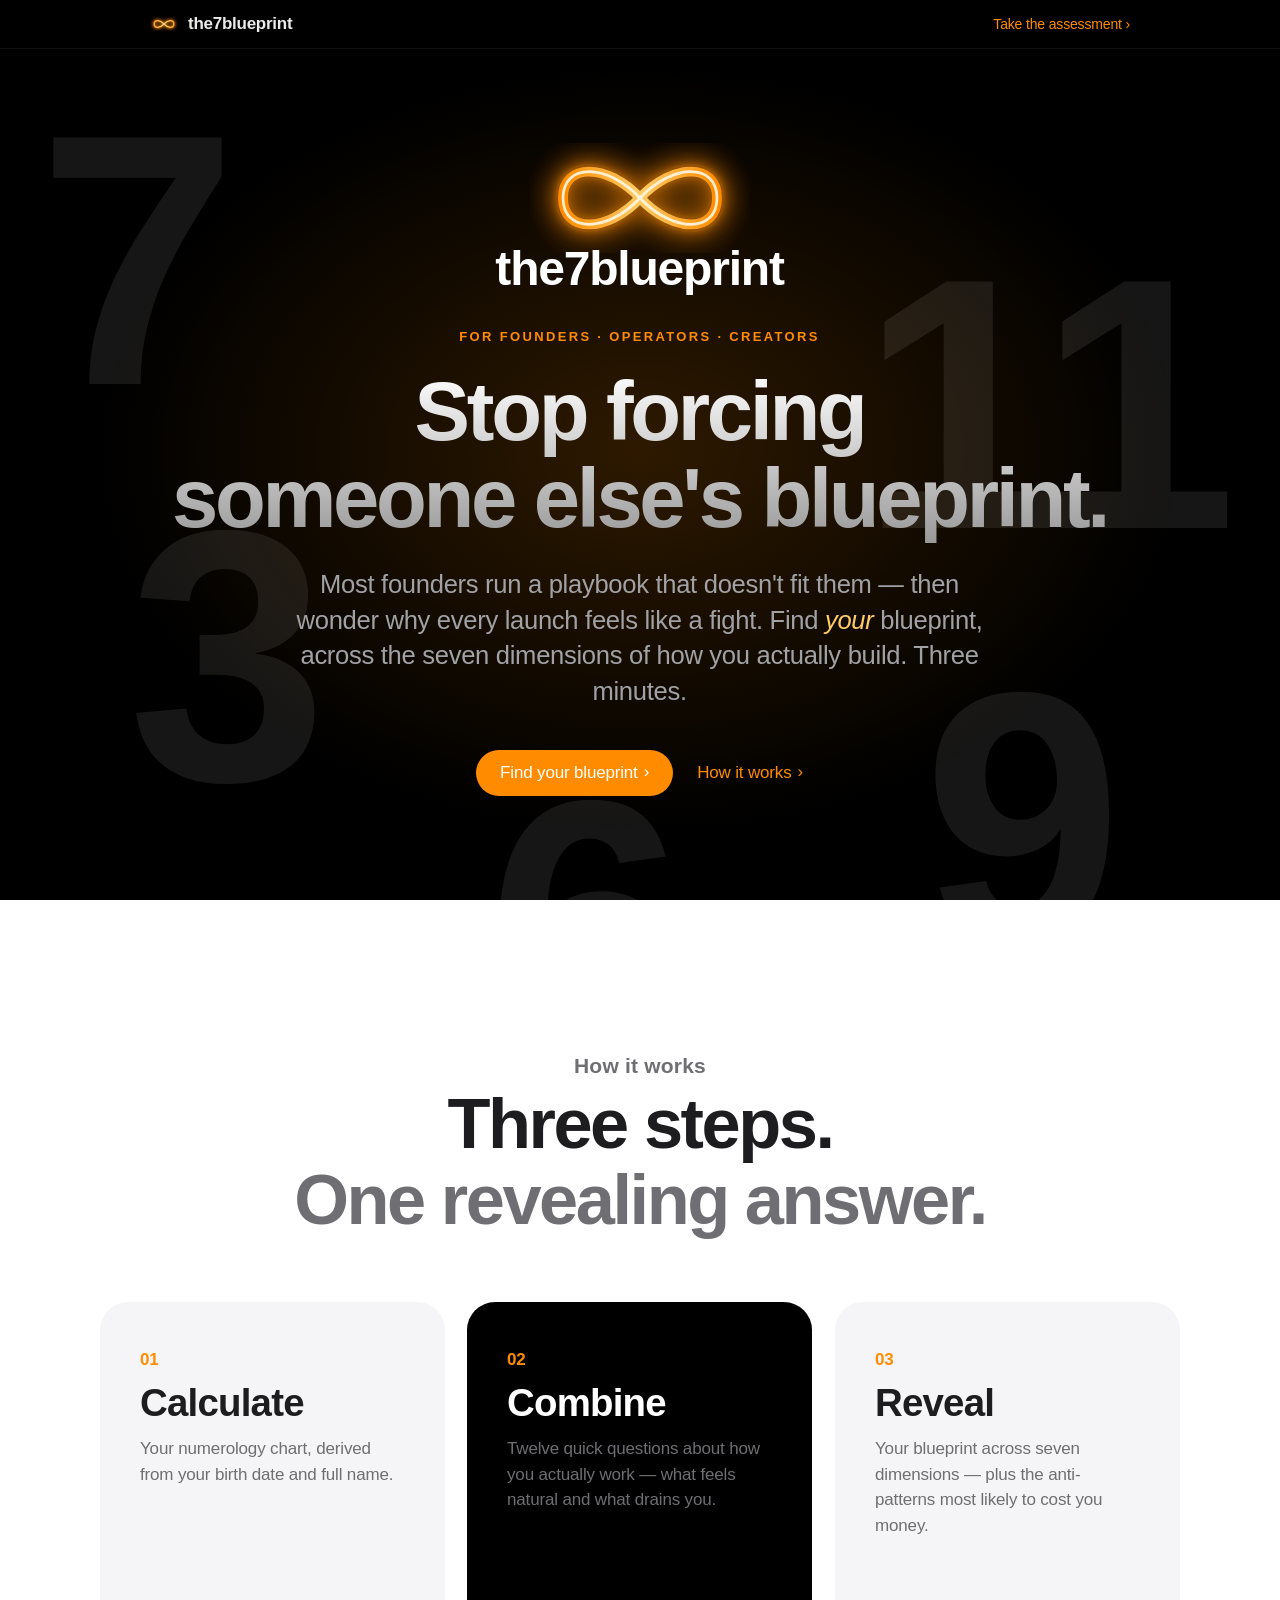
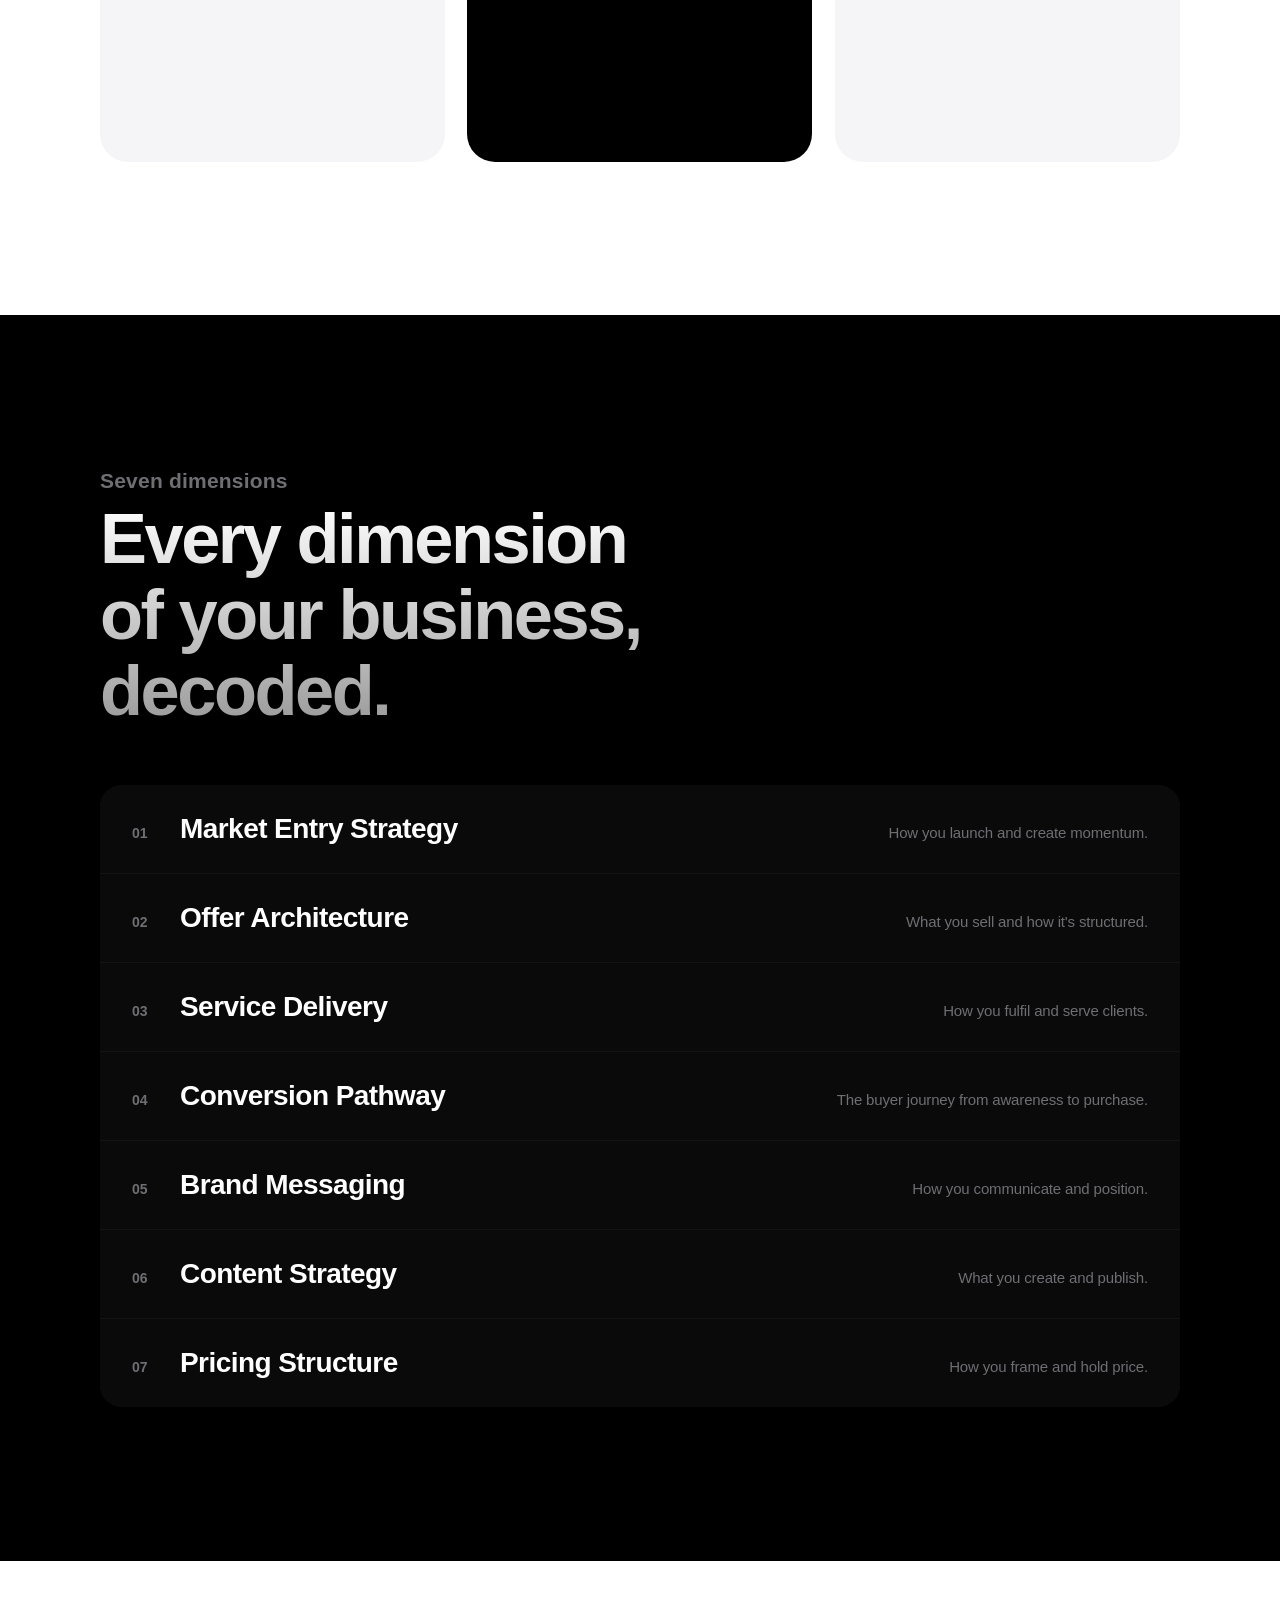
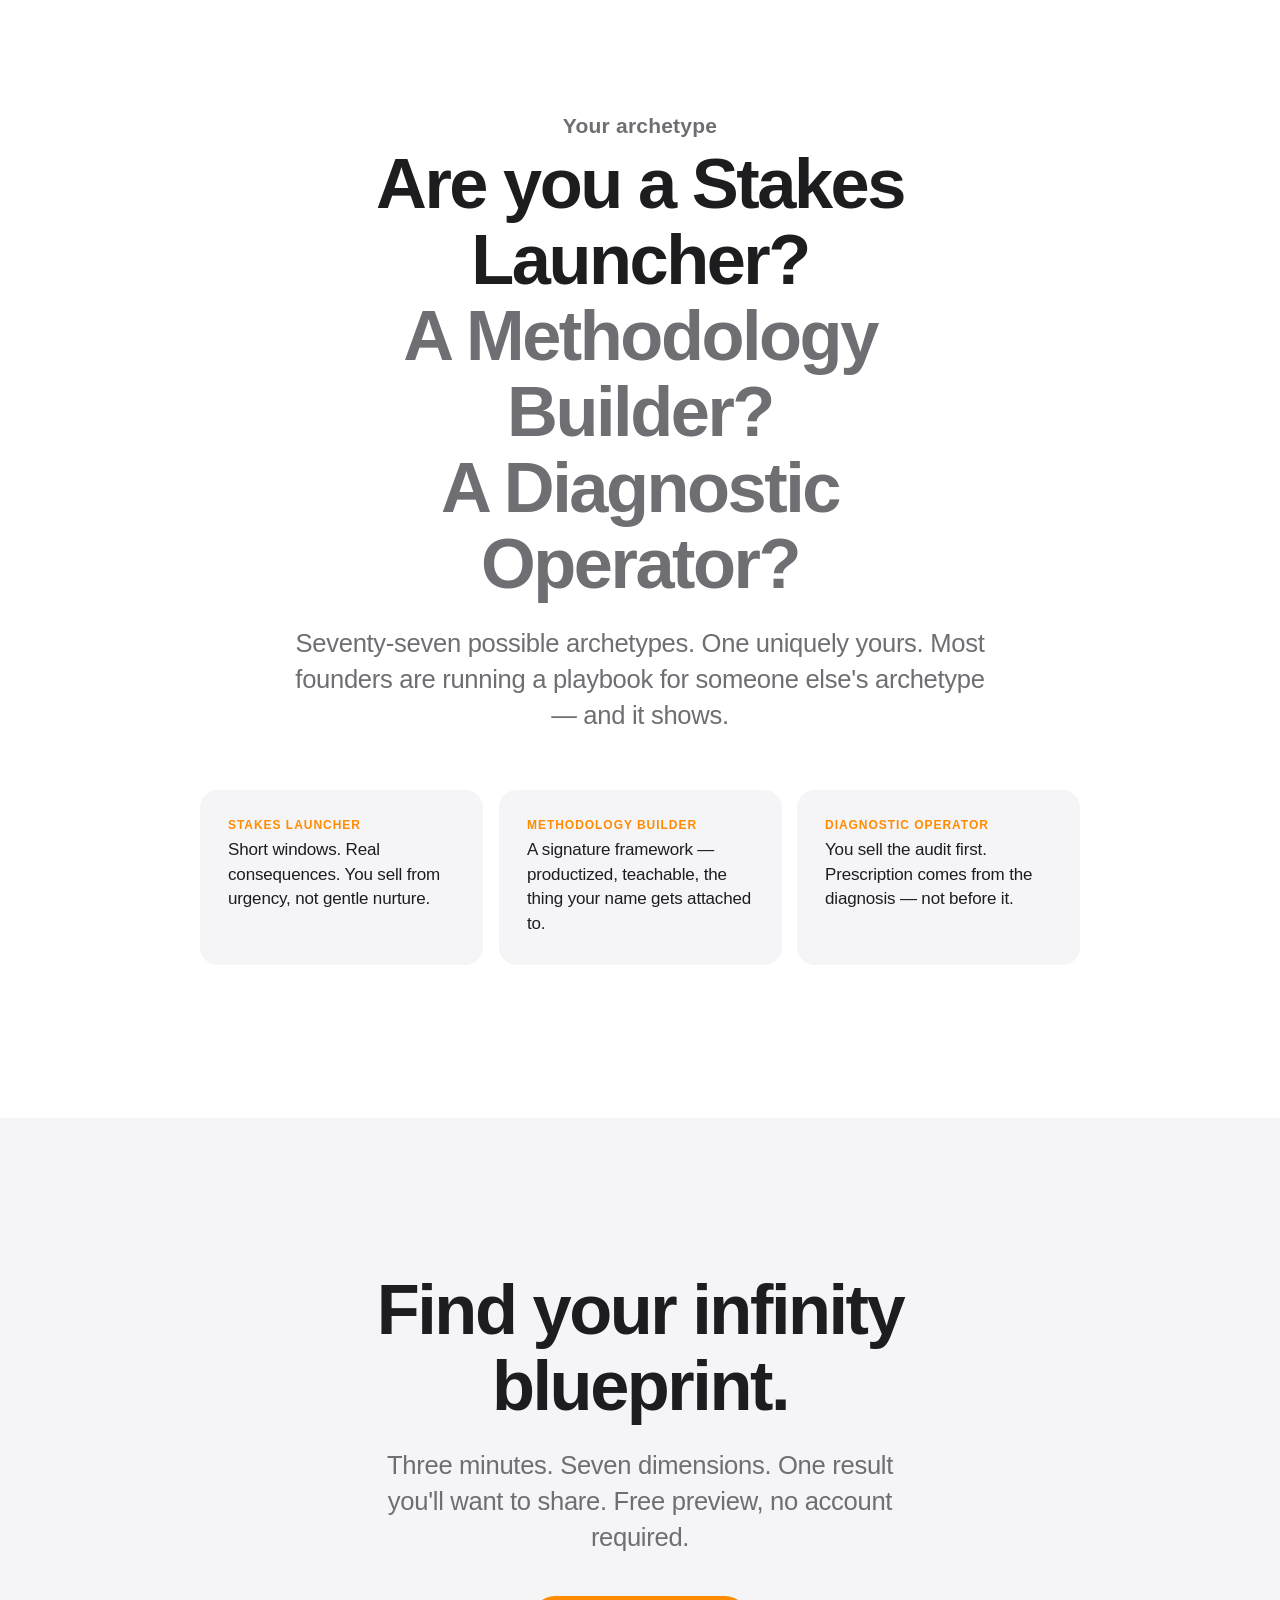
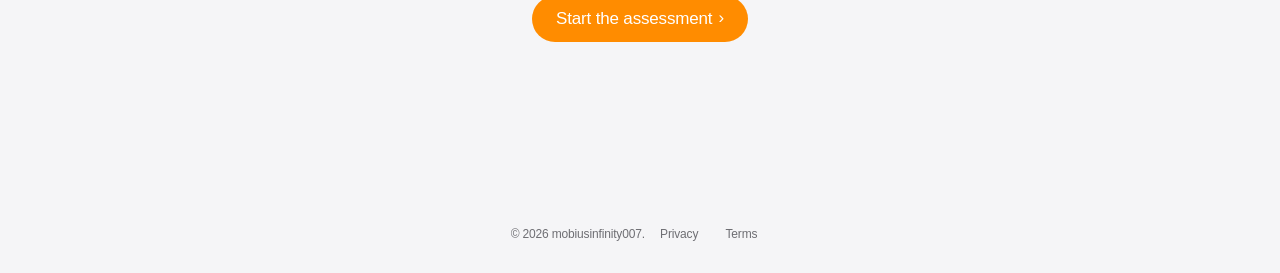
<file: index.html>
<!DOCTYPE html>
<html lang="en">
<head>
  <meta charset="UTF-8" />
  <meta name="viewport" content="width=device-width, initial-scale=1.0" />
  <meta name="format-detection" content="telephone=no" />
  <title>the7blueprint — Discover the way you're wired to build.</title>
  <meta name="description" content="A 3-minute assessment that reveals how you're wired to build, sell, and scale across seven dimensions of your business." />
  <meta name="theme-color" content="#000000" />
  <meta name="robots" content="index, follow" />
  <meta name="author" content="the7blueprint" />

  <!-- Canonical (replace YOURDOMAIN.com with your real domain after launch) -->
  <link rel="canonical" href="https://the7blueprint.com/" />

  <!-- Open Graph (Facebook / LinkedIn / iMessage / Slack) -->
  <meta property="og:title" content="the7blueprint — Discover the way you're wired to build." />
  <meta property="og:description" content="A 3-minute assessment. Seven dimensions of your business. One blueprint that's unmistakably yours." />
  <meta property="og:type" content="website" />
  <meta property="og:url" content="https://the7blueprint.com/" />
  <meta property="og:image" content="https://the7blueprint.com/og-image.png" />
  <meta property="og:image:width" content="1200" />
  <meta property="og:image:height" content="630" />
  <meta property="og:site_name" content="the7blueprint" />

  <!-- Twitter card -->
  <meta name="twitter:card" content="summary_large_image" />
  <meta name="twitter:title" content="the7blueprint — Discover the way you're wired to build." />
  <meta name="twitter:description" content="A 3-minute assessment. Seven dimensions. One blueprint." />
  <meta name="twitter:image" content="https://the7blueprint.com/og-image.png" />

  <!-- Structured data — comprehensive Schema.org graph for rich Google results -->
  <script type="application/ld+json">
  {
    "@context": "https://schema.org",
    "@graph": [
      {
        "@type": "Organization",
        "@id": "https://the7blueprint.com/#org",
        "name": "the7blueprint",
        "url": "https://the7blueprint.com/",
        "logo": {
          "@type": "ImageObject",
          "url": "https://the7blueprint.com/brand/logo-profile-dark-1024.png",
          "width": 1024,
          "height": 1024
        },
        "description": "the7blueprint is a 3-minute founder archetype quiz that reveals your unique business blueprint across seven dimensions, derived from your birth date, name, and operator style.",
        "sameAs": [
          "https://www.tiktok.com/@the7blueprint",
          "https://www.instagram.com/the7blueprint"
        ]
      },
      {
        "@type": "WebSite",
        "@id": "https://the7blueprint.com/#website",
        "url": "https://the7blueprint.com/",
        "name": "the7blueprint",
        "description": "Discover your founder archetype in 3 minutes — across 7 business dimensions.",
        "publisher": { "@id": "https://the7blueprint.com/#org" },
        "inLanguage": "en"
      },
      {
        "@type": "WebApplication",
        "@id": "https://the7blueprint.com/#app",
        "name": "the7blueprint Founder Archetype Quiz",
        "url": "https://the7blueprint.com/",
        "description": "A 3-minute founder archetype quiz combining numerology with operator self-knowledge to reveal your unique business blueprint across 7 dimensions.",
        "applicationCategory": "BusinessApplication",
        "operatingSystem": "Any",
        "browserRequirements": "Requires JavaScript",
        "offers": [
          {
            "@type": "Offer",
            "name": "Free Assessment",
            "price": "0",
            "priceCurrency": "USD",
            "description": "Free 3-minute quiz with one full archetype reading + alignment scores for all 7 dimensions."
          },
          {
            "@type": "Offer",
            "name": "Implementation Pack",
            "price": "47",
            "priceCurrency": "USD",
            "description": "30-page interpretation report, 90-day action plan, weekly tactical emails for 30 days."
          },
          {
            "@type": "Offer",
            "name": "90-Day Action Sprint",
            "price": "197",
            "priceCurrency": "USD",
            "description": "Daily archetype-specific coaching, accountability prompts, worksheets, community, two Q&A calls."
          }
        ]
      },
      {
        "@type": "Quiz",
        "@id": "https://the7blueprint.com/#quiz",
        "name": "Founder Archetype Quiz",
        "about": "Reveals your founder archetype across seven business dimensions: market entry, offer architecture, service delivery, conversion pathway, brand messaging, content strategy, and pricing.",
        "educationalUse": "Self-assessment",
        "typicalAgeRange": "18-65",
        "timeRequired": "PT3M",
        "isPartOf": { "@id": "https://the7blueprint.com/#app" }
      },
      {
        "@type": "FAQPage",
        "@id": "https://the7blueprint.com/#faq",
        "mainEntity": [
          {
            "@type": "Question",
            "name": "What is the7blueprint?",
            "acceptedAnswer": {
              "@type": "Answer",
              "text": "the7blueprint is a 3-minute founder archetype quiz that reveals how you're wired to build a business. It combines a numerology chart calculated from your birth date and name with twelve operator questions about how you actually work, then maps your unique blueprint across seven dimensions: market entry strategy, offer architecture, service delivery, conversion pathway, brand messaging, content strategy, and pricing structure."
            }
          },
          {
            "@type": "Question",
            "name": "How long does the quiz take?",
            "acceptedAnswer": {
              "@type": "Answer",
              "text": "Three minutes. Enter your birth date, full name, and answer twelve quick statements about how you work. Your archetype reading is generated instantly."
            }
          },
          {
            "@type": "Question",
            "name": "Is the quiz free?",
            "acceptedAnswer": {
              "@type": "Answer",
              "text": "Yes. The full quiz is free, including one complete archetype reading and alignment scores across all seven dimensions. Optional paid upgrades unlock the Implementation Pack ($47) and 90-Day Action Sprint ($197)."
            }
          },
          {
            "@type": "Question",
            "name": "How is this different from MBTI or Human Design?",
            "acceptedAnswer": {
              "@type": "Answer",
              "text": "MBTI tells you your personality type. Human Design tells you your energetic type. the7blueprint is specifically built for founders, operators, and creators — it tells you how you're wired to build a business across seven concrete operational dimensions, not abstract traits."
            }
          },
          {
            "@type": "Question",
            "name": "Do I need to enter my email?",
            "acceptedAnswer": {
              "@type": "Answer",
              "text": "No. You can take the full assessment and read your top archetype without an email. Email is only required to unlock the deep tactical guidance and anti-pattern detail across all seven categories."
            }
          },
          {
            "@type": "Question",
            "name": "Is my data shared?",
            "acceptedAnswer": {
              "@type": "Answer",
              "text": "No. Your birth date and name stay in your browser unless you choose to unlock the full report. Email is only used to deliver your blueprint and occasional related tips. We never sell your data."
            }
          }
        ]
      }
    ]
  }
  </script>

  <!-- Favicon — inline SVG, sharp at any size -->
  <link rel="icon" type="image/svg+xml" href="data:image/svg+xml;utf8,<svg xmlns='http://www.w3.org/2000/svg' viewBox='0 0 200 100'><defs><filter id='g' x='-50%25' y='-50%25' width='200%25' height='200%25'><feGaussianBlur stdDeviation='4'/></filter></defs><path d='M 100 50 C 130 25 165 25 165 50 C 165 75 130 75 100 50 C 70 25 35 25 35 50 C 35 75 70 75 100 50 Z' stroke='%23ff9500' stroke-width='10' fill='none' stroke-linecap='round' filter='url(%23g)'/><path d='M 100 50 C 130 25 165 25 165 50 C 165 75 130 75 100 50 C 70 25 35 25 35 50 C 35 75 70 75 100 50 Z' stroke='%23ffcc66' stroke-width='4' fill='none' stroke-linecap='round'/></svg>" />
  <link rel="apple-touch-icon" href="data:image/svg+xml;utf8,<svg xmlns='http://www.w3.org/2000/svg' viewBox='0 0 200 100'><path d='M 100 50 C 130 25 165 25 165 50 C 165 75 130 75 100 50 C 70 25 35 25 35 50 C 35 75 70 75 100 50 Z' stroke='%23ff9500' stroke-width='10' fill='none' stroke-linecap='round'/></svg>" />

  <style>
    /* ============================================================
       APPLE-STYLE DESIGN SYSTEM
       SF Pro stack + generous whitespace + dramatic typography
       ============================================================ */

    :root {
      --black: #000000;
      --near-black: #0a0a0a;
      --dark: #1d1d1f;
      --grey-1: #6e6e73;
      --grey-2: #a1a1a6;
      --grey-3: #d2d2d7;
      --grey-bg: #f5f5f7;
      --white: #ffffff;
      --accent: #ff8c00;        /* mobiusinfinity007 — glowing orange */
      --accent-hover: #ffa733;
      --accent-glow: #ffcc66;
      --gradient-glow: radial-gradient(ellipse at center, rgba(255, 140, 0, 0.18), transparent 60%);
    }

    * {
      margin: 0;
      padding: 0;
      box-sizing: border-box;
    }

    html {
      scroll-behavior: smooth;
      -webkit-font-smoothing: antialiased;
      -moz-osx-font-smoothing: grayscale;
      background: var(--black);
    }

    body {
      font-family: -apple-system, BlinkMacSystemFont, "SF Pro Display", "SF Pro Text", "Helvetica Neue", Helvetica, Arial, sans-serif;
      font-weight: 400;
      letter-spacing: -0.01em;
      color: var(--dark);
      background: var(--white);
      overflow-x: hidden;
    }

    /* ---------- Typography ---------- */
    .display {
      font-weight: 700;
      letter-spacing: -0.035em;
      line-height: 1.08;
      font-size: clamp(36px, 5.5vw, 72px);
    }
    .display-xl {
      font-weight: 700;
      letter-spacing: -0.04em;
      line-height: 1.05;
      font-size: clamp(40px, 6.5vw, 88px);
    }
    .display-eyebrow {
      font-weight: 600;
      letter-spacing: 0.01em;
      font-size: 21px;
      color: var(--grey-1);
      margin-bottom: 8px;
    }
    .headline {
      font-weight: 600;
      letter-spacing: -0.025em;
      line-height: 1.08;
      font-size: clamp(32px, 5vw, 64px);
    }
    .subheadline {
      font-weight: 400;
      letter-spacing: -0.012em;
      line-height: 1.4;
      font-size: clamp(19px, 2vw, 28px);
      color: var(--grey-1);
    }
    .body { font-size: 17px; line-height: 1.5; color: var(--grey-1); }
    .gradient-text {
      background: linear-gradient(180deg, #fff 0%, #999 100%);
      -webkit-background-clip: text;
      background-clip: text;
      -webkit-text-fill-color: transparent;
    }

    /* ---------- Sticky Nav ---------- */
    .nav {
      position: fixed;
      top: 0;
      left: 0;
      right: 0;
      z-index: 100;
      background: rgba(0, 0, 0, 0.72);
      backdrop-filter: saturate(180%) blur(20px);
      -webkit-backdrop-filter: saturate(180%) blur(20px);
      border-bottom: 1px solid rgba(255,255,255,0.06);
      transition: background 0.3s, color 0.3s;
    }
    .nav.light {
      background: rgba(245, 245, 247, 0.72);
      border-bottom-color: rgba(0,0,0,0.08);
    }
    .nav-inner {
      max-width: 1024px;
      margin: 0 auto;
      padding: 0 22px;
      height: 48px;
      display: flex;
      align-items: center;
      justify-content: space-between;
    }
    .nav-brand {
      font-size: 20px;
      font-weight: 600;
      letter-spacing: -0.02em;
      color: rgba(255,255,255,0.92);
      text-decoration: none;
    }
    .nav.light .nav-brand { color: var(--dark); }
    .nav-cta {
      font-size: 14px;
      font-weight: 500;
      color: var(--accent);
      text-decoration: none;
    }
    .nav-cta:hover { text-decoration: underline; }

    /* ---------- Buttons (Apple pills) ---------- */
    .btn {
      display: inline-flex;
      align-items: center;
      gap: 6px;
      padding: 13px 24px;
      border-radius: 980px;
      font-size: 17px;
      font-weight: 400;
      letter-spacing: -0.01em;
      transition: all 0.2s ease;
      cursor: pointer;
      border: none;
      text-decoration: none;
    }
    .btn-primary {
      background: var(--accent);
      color: var(--white);
    }
    .btn-primary:hover { background: var(--accent-hover); }
    .btn-primary:disabled { opacity: 0.4; cursor: not-allowed; }
    .btn-secondary {
      background: transparent;
      color: var(--accent);
      padding: 13px 0;
    }
    .btn-secondary:hover { color: var(--accent-hover); }
    .btn-arrow::after {
      content: '›';
      display: inline-block;
      transform: translateY(-1px);
      transition: transform 0.2s;
    }
    .btn-arrow:hover::after { transform: translate(2px, -1px); }
    .btn-on-dark { background: var(--white); color: var(--black); }
    .btn-on-dark:hover { background: var(--grey-3); }

    /* ---------- Sections ---------- */
    .section {
      width: 100%;
      position: relative;
      overflow: hidden;
    }
    .section-dark { background: var(--black); color: var(--white); }
    .section-light { background: var(--white); color: var(--dark); }
    .section-grey { background: var(--grey-bg); color: var(--dark); }
    .section-pad {
      padding: clamp(80px, 12vw, 160px) 22px;
    }
    .container {
      max-width: 1080px;
      margin: 0 auto;
    }
    .container-narrow {
      max-width: 720px;
      margin: 0 auto;
    }

    /* ---------- Hero ---------- */
    .hero {
      min-height: 100vh;
      display: flex;
      align-items: center;
      justify-content: center;
      position: relative;
      text-align: center;
      padding: 120px 22px 80px;
      background: var(--black);
      color: var(--white);
    }
    .hero-glow {
      position: absolute;
      inset: 0;
      background: var(--gradient-glow);
      pointer-events: none;
      z-index: 1;
    }
    .hero-content {
      position: relative;
      z-index: 2;
      max-width: 980px;
    }
    .hero h1 {
      margin-bottom: 24px;
    }
    .hero .subheadline {
      max-width: 720px;
      margin: 0 auto 40px;
      color: var(--grey-2);
    }
    .hero-ctas {
      display: flex;
      gap: 24px;
      justify-content: center;
      flex-wrap: wrap;
    }
    .hero-bg-numbers {
      position: absolute;
      inset: 0;
      pointer-events: none;
      overflow: hidden;
      opacity: 0.09;
    }
    .hero-bg-numbers span {
      position: absolute;
      font-size: clamp(160px, 28vw, 360px);
      font-weight: 800;
      letter-spacing: -0.06em;
      color: var(--white);
      will-change: transform;
      transition: transform 0.05s linear;
    }
    /* Hero text fades and floats up as you scroll down past the hero */
    .hero-content {
      will-change: transform, opacity;
    }

    /* ---------- Scroll-revealed sections ---------- */
    .reveal {
      opacity: 0;
      transform: translateY(48px);
      transition: opacity 1.1s cubic-bezier(0.22, 1, 0.36, 1), transform 1.1s cubic-bezier(0.22, 1, 0.36, 1);
      will-change: transform, opacity;
    }
    .reveal.in-view {
      opacity: 1;
      transform: translateY(0);
    }
    .reveal-delay-1 { transition-delay: 0.12s; }
    .reveal-delay-2 { transition-delay: 0.24s; }
    .reveal-delay-3 { transition-delay: 0.36s; }

    /* ---------- Feature grid ---------- */
    .feature-row {
      display: grid;
      grid-template-columns: repeat(3, 1fr);
      gap: 22px;
      margin-top: 64px;
    }
    @media (max-width: 768px) {
      .feature-row { grid-template-columns: 1fr; }
    }
    .feature-card {
      background: var(--grey-bg);
      border-radius: 28px;
      padding: 48px 40px;
      min-height: 460px;
      display: flex;
      flex-direction: column;
      justify-content: space-between;
      position: relative;
      overflow: hidden;
    }
    .feature-card.dark { background: var(--black); color: var(--white); }
    .feature-card .num {
      font-size: 17px;
      font-weight: 600;
      color: var(--accent);
      margin-bottom: 12px;
      letter-spacing: -0.01em;
    }
    .feature-card h3 {
      font-size: clamp(28px, 3vw, 40px);
      font-weight: 600;
      letter-spacing: -0.02em;
      line-height: 1.1;
      margin-bottom: 12px;
    }
    .feature-card p {
      font-size: 17px;
      line-height: 1.5;
      color: var(--grey-1);
    }

    /* ---------- Categories preview list ---------- */
    .cat-list {
      display: flex;
      flex-direction: column;
      gap: 1px;
      background: var(--grey-3);
      border-radius: 22px;
      overflow: hidden;
      margin-top: 56px;
    }
    .cat-list-item {
      background: var(--white);
      padding: 28px 32px;
      display: flex;
      align-items: baseline;
      justify-content: space-between;
      gap: 24px;
      transition: background 0.2s, padding-left 0.3s;
    }
    .cat-list-item:hover {
      background: var(--grey-bg);
      padding-left: 40px;
    }
    .cat-list-num {
      font-size: 14px;
      font-weight: 600;
      color: var(--grey-1);
      width: 24px;
      flex-shrink: 0;
    }
    .cat-list-title {
      flex: 1;
      font-size: clamp(20px, 2.4vw, 28px);
      font-weight: 600;
      letter-spacing: -0.02em;
    }
    .cat-list-tag {
      font-size: 15px;
      color: var(--grey-1);
      flex: 1;
      text-align: right;
      font-weight: 400;
    }
    @media (max-width: 700px) {
      .cat-list-item { flex-direction: column; gap: 4px; align-items: flex-start; padding: 20px 24px; }
      .cat-list-tag { text-align: left; }
    }

    /* ---------- Forms (DOB, name, quiz) ---------- */
    .screen { display: none; }
    .screen.active { display: block; }

    .form-section {
      min-height: 100vh;
      display: flex;
      align-items: center;
      justify-content: center;
      padding: 120px 22px 80px;
      background: var(--white);
    }
    .form-card {
      width: 100%;
      max-width: 580px;
    }
    .form-progress {
      height: 3px;
      background: var(--grey-3);
      border-radius: 99px;
      margin-bottom: 56px;
      overflow: hidden;
    }
    .form-progress-fill {
      height: 100%;
      background: var(--accent);
      transition: width 0.6s cubic-bezier(0.22, 1, 0.36, 1);
    }
    .form-step-label {
      font-size: 14px;
      color: var(--grey-1);
      font-weight: 500;
      margin-bottom: 16px;
      text-transform: uppercase;
      letter-spacing: 0.04em;
    }
    .form-input {
      width: 100%;
      padding: 18px 20px;
      border: 1px solid var(--grey-3);
      border-radius: 14px;
      font-size: 19px;
      font-family: inherit;
      letter-spacing: -0.01em;
      background: var(--white);
      transition: border 0.2s, box-shadow 0.2s;
      -webkit-appearance: none;
    }
    .form-input:focus {
      outline: none;
      border-color: var(--accent);
      box-shadow: 0 0 0 4px rgba(0,113,227,0.12);
    }
    .form-grid-3 { display: grid; grid-template-columns: 1fr 1fr 1.5fr; gap: 12px; }
    .form-label-tiny {
      font-size: 11px;
      text-transform: uppercase;
      letter-spacing: 0.06em;
      color: var(--grey-1);
      margin-bottom: 8px;
      display: block;
      font-weight: 600;
    }
    .form-error {
      color: #ff3b30;
      font-size: 14px;
      margin-top: 12px;
    }
    .form-actions {
      display: flex;
      align-items: center;
      justify-content: space-between;
      margin-top: 40px;
    }
    .form-back {
      background: none;
      border: none;
      color: var(--grey-1);
      font-size: 16px;
      cursor: pointer;
      font-family: inherit;
      padding: 8px 0;
    }
    .form-back:hover { color: var(--dark); }

    /* ---------- Quiz cards ---------- */
    .quiz-card {
      background: var(--white);
      border: 1px solid var(--grey-3);
      border-radius: 18px;
      padding: 28px;
      margin-bottom: 14px;
      transition: border-color 0.2s, transform 0.3s;
    }
    .quiz-card.answered {
      border-color: var(--accent);
    }
    .quiz-num {
      font-size: 13px;
      color: var(--grey-1);
      font-weight: 500;
      margin-bottom: 6px;
      letter-spacing: 0.02em;
    }
    .quiz-text {
      font-size: 21px;
      font-weight: 500;
      letter-spacing: -0.012em;
      line-height: 1.3;
      margin-bottom: 22px;
      color: var(--dark);
    }
    .quiz-scale {
      display: grid;
      grid-template-columns: repeat(5, 1fr);
      gap: 10px;
      max-width: 460px;
    }
    .scale-btn {
      aspect-ratio: 1;
      min-width: 44px;
      min-height: 44px;
      border-radius: 50%;
      border: 1.5px solid var(--grey-3);
      background: var(--white);
      font-size: 17px;
      font-weight: 500;
      font-family: inherit;
      cursor: pointer;
      transition: all 0.18s ease;
      color: var(--dark);
    }
    .scale-btn:hover { border-color: var(--dark); }
    .scale-btn.selected {
      background: var(--accent);
      border-color: var(--accent);
      color: var(--white);
      transform: scale(1.08);
    }
    .scale-labels {
      display: flex;
      justify-content: space-between;
      max-width: 460px;
      margin-top: 10px;
      font-size: 12px;
      color: var(--grey-1);
    }
    .quiz-sticky-actions {
      position: sticky;
      bottom: 16px;
      background: rgba(255,255,255,0.85);
      backdrop-filter: blur(20px);
      -webkit-backdrop-filter: blur(20px);
      padding: 14px;
      border-radius: 18px;
      margin-top: 24px;
      display: flex;
      align-items: center;
      justify-content: space-between;
      box-shadow: 0 4px 24px rgba(0,0,0,0.06);
    }

    /* ---------- Loading ---------- */
    .loader-section {
      min-height: 100vh;
      display: flex;
      flex-direction: column;
      align-items: center;
      justify-content: center;
      background: var(--black);
      color: var(--white);
      text-align: center;
      padding: 22px;
    }
    .pulse {
      width: 56px;
      height: 56px;
      border-radius: 50%;
      border: 2px solid rgba(255,255,255,0.14);
      border-top-color: var(--white);
      animation: spin 1s linear infinite;
      margin-bottom: 28px;
    }
    @keyframes spin { to { transform: rotate(360deg); } }

    /* ---------- Results — parallax sections ---------- */
    .result-hero {
      min-height: 90vh;
      display: flex;
      align-items: center;
      justify-content: center;
      background: var(--black);
      color: var(--white);
      text-align: center;
      padding: 140px 22px 100px;
      position: relative;
      overflow: hidden;
    }
    .friction-pill {
      display: inline-flex;
      align-items: center;
      gap: 12px;
      padding: 12px 22px;
      background: rgba(255,255,255,0.06);
      border: 1px solid rgba(255,255,255,0.14);
      border-radius: 99px;
      font-size: 14px;
      color: var(--grey-2);
      margin-top: 28px;
    }
    .friction-pill .dot {
      width: 8px;
      height: 8px;
      border-radius: 50%;
      background: #34c759;
    }
    .friction-pill .dot.medium { background: #ffcc00; }
    .friction-pill .dot.high { background: #ff3b30; }

    /* ---------- Share + invite buttons on results hero ---------- */
    .result-share-row {
      display: flex;
      gap: 14px;
      justify-content: center;
      flex-wrap: wrap;
      margin-top: 28px;
    }
    .result-share-btn {
      display: inline-flex;
      align-items: center;
      gap: 8px;
      padding: 14px 26px;
      border-radius: 999px;
      background: var(--accent);
      color: var(--white);
      border: none;
      font-family: inherit;
      font-size: 15px;
      font-weight: 600;
      letter-spacing: -0.01em;
      cursor: pointer;
      transition: background 0.18s, transform 0.18s;
    }
    .result-share-btn:hover { background: var(--accent-hover); transform: translateY(-1px); }
    .result-invite-btn {
      display: inline-flex;
      align-items: center;
      padding: 14px 22px;
      border-radius: 999px;
      background: transparent;
      color: rgba(255,255,255,0.85);
      border: 1px solid rgba(255,255,255,0.25);
      font-family: inherit;
      font-size: 15px;
      font-weight: 500;
      cursor: pointer;
      transition: all 0.18s;
    }
    .result-invite-btn:hover { background: rgba(255,255,255,0.08); color: var(--white); }

    .category-section {
      min-height: 100vh;
      display: flex;
      align-items: center;
      padding: 120px 22px;
      position: relative;
      overflow: hidden;
    }
    .category-section.dark { background: var(--black); color: var(--white); }
    .category-section.light { background: var(--white); color: var(--dark); }
    .category-section.grey { background: var(--grey-bg); color: var(--dark); }

    .category-content {
      max-width: 980px;
      margin: 0 auto;
      width: 100%;
      position: relative;
      z-index: 2;
    }
    .category-eyebrow {
      font-size: 17px;
      font-weight: 600;
      color: var(--accent);
      margin-bottom: 16px;
      letter-spacing: -0.01em;
    }
    .category-title {
      font-size: clamp(36px, 5.5vw, 72px);
      font-weight: 700;
      letter-spacing: -0.035em;
      line-height: 1.08;
      margin-bottom: 24px;
    }
    .category-tagline {
      font-size: clamp(20px, 2.2vw, 28px);
      color: var(--grey-1);
      margin-bottom: 40px;
      max-width: 640px;
    }
    .category-section.dark .category-tagline { color: var(--grey-2); }

    .category-bg-num {
      position: absolute;
      right: -5%;
      top: 50%;
      transform: translateY(-50%);
      font-size: clamp(280px, 60vw, 720px);
      font-weight: 800;
      letter-spacing: -0.06em;
      color: rgba(0, 0, 0, 0.04);
      pointer-events: none;
      line-height: 0.8;
      will-change: transform;
      z-index: 1;
    }
    .category-section.dark .category-bg-num { color: rgba(255,255,255,0.04); }

    .category-grid {
      display: grid;
      grid-template-columns: 1fr 1fr;
      gap: 24px;
      margin-top: 32px;
    }
    @media (max-width: 768px) {
      .category-grid { grid-template-columns: 1fr; }
    }
    .category-block {
      padding: 32px;
      border-radius: 22px;
      background: rgba(0,0,0,0.04);
    }
    .category-section.dark .category-block { background: rgba(255,255,255,0.05); }
    .category-block .label {
      font-size: 13px;
      font-weight: 600;
      text-transform: uppercase;
      letter-spacing: 0.04em;
      color: var(--accent);
      margin-bottom: 12px;
    }
    .category-block.avoid .label { color: var(--grey-1); }

    /* ---------- Locked categories (free tier) ---------- */
    /* The first category is always free. Categories 2-7 show the title and
       alignment %, but the deep tactical/avoid blocks are blurred until
       the user unlocks via email. */
    .category-section.category-locked .category-grid {
      filter: blur(10px);
      pointer-events: none;
      user-select: none;
      transition: filter 0.6s ease;
    }
    .category-section.category-locked .category-grid::before {
      content: "";
      position: absolute;
      inset: 0;
    }
    .category-locked-cta {
      position: absolute;
      bottom: 56px;
      left: 50%;
      transform: translateX(-50%);
      background: var(--accent);
      color: var(--white);
      padding: 14px 28px;
      border-radius: 999px;
      font-size: 15px;
      font-weight: 500;
      letter-spacing: -0.01em;
      cursor: pointer;
      border: none;
      font-family: inherit;
      box-shadow: 0 8px 24px rgba(255,140,0,0.35);
      z-index: 5;
      display: inline-flex;
      align-items: center;
      gap: 8px;
      transition: background 0.18s, transform 0.18s;
      white-space: nowrap;
    }
    .category-locked-cta:hover {
      background: var(--accent-hover);
      transform: translateX(-50%) translateY(-1px);
    }
    .category-locked-cta::before {
      content: "🔒";
      font-size: 14px;
    }
    @media (max-width: 600px) {
      .category-locked-cta { bottom: 32px; font-size: 13px; padding: 12px 22px; }
    }

    .category-block p {
      font-size: 19px;
      line-height: 1.45;
      letter-spacing: -0.012em;
    }

    .alignment-row {
      display: flex;
      align-items: center;
      gap: 20px;
      margin-bottom: 32px;
    }
    .alignment-bar {
      flex: 1;
      height: 4px;
      background: rgba(0,0,0,0.08);
      border-radius: 99px;
      overflow: hidden;
    }
    .category-section.dark .alignment-bar { background: rgba(255,255,255,0.1); }
    .alignment-fill {
      height: 100%;
      background: var(--accent);
      width: 0;
      transition: width 1.4s cubic-bezier(0.22, 1, 0.36, 1) 0.3s;
    }
    .alignment-pct {
      font-size: 17px;
      font-weight: 600;
      color: var(--accent);
      letter-spacing: -0.01em;
    }

    /* ---------- Email gate ---------- */
    .gate-overlay {
      position: fixed;
      inset: 0;
      background: rgba(0,0,0,0.6);
      backdrop-filter: blur(20px);
      -webkit-backdrop-filter: blur(20px);
      z-index: 200;
      display: none;
      align-items: center;
      justify-content: center;
      padding: 22px;
    }
    .gate-overlay.active { display: flex; }
    .gate-card {
      background: var(--white);
      border-radius: 28px;
      padding: 56px 40px;
      max-width: 480px;
      width: 100%;
      text-align: center;
      box-shadow: 0 32px 80px rgba(0,0,0,0.4);
      position: relative;
    }
    .gate-close {
      position: absolute;
      top: 16px;
      right: 16px;
      width: 36px;
      height: 36px;
      border-radius: 50%;
      border: none;
      background: var(--grey-bg);
      color: var(--grey-1);
      font-size: 20px;
      font-weight: 400;
      cursor: pointer;
      display: flex;
      align-items: center;
      justify-content: center;
      line-height: 1;
      transition: background 0.18s, color 0.18s;
      font-family: inherit;
    }
    .gate-close:hover {
      background: var(--grey-3);
      color: var(--dark);
    }
    .gate-skip {
      display: block;
      margin-top: 18px;
      background: none;
      border: none;
      color: var(--grey-1);
      font-size: 14px;
      cursor: pointer;
      text-decoration: underline;
      text-underline-offset: 3px;
      font-family: inherit;
      width: 100%;
    }
    .gate-skip:hover { color: var(--dark); }
    .gate-card h3 {
      font-size: 36px;
      font-weight: 700;
      letter-spacing: -0.03em;
      margin-bottom: 12px;
    }
    .gate-card p {
      font-size: 17px;
      color: var(--grey-1);
      margin-bottom: 28px;
      line-height: 1.5;
    }
    .gate-card .form-input { margin-bottom: 12px; }
    .gate-card .btn-primary {
      width: 100%;
      justify-content: center;
      padding: 16px 24px;
      font-size: 17px;
    }
    .gate-card .fineprint {
      font-size: 12px;
      color: var(--grey-2);
      margin-top: 16px;
    }

    /* ---------- Final upsell section ---------- */
    .upsell-section {
      background: var(--black);
      color: var(--white);
      padding: clamp(100px, 14vw, 180px) 22px;
      text-align: center;
    }
    .upsell-eyebrow {
      font-size: 17px;
      color: var(--accent);
      font-weight: 600;
      margin-bottom: 12px;
    }
    .upsell-headline {
      font-size: clamp(40px, 6vw, 72px);
      font-weight: 700;
      letter-spacing: -0.035em;
      line-height: 1.05;
      margin-bottom: 24px;
    }
    .upsell-price {
      font-size: clamp(28px, 4vw, 40px);
      font-weight: 600;
      letter-spacing: -0.02em;
      color: var(--white);
      margin-bottom: 32px;
    }
    .upsell-price .strike { color: var(--grey-1); text-decoration: line-through; font-weight: 400; margin-right: 12px; }
    .upsell-list {
      list-style: none;
      max-width: 520px;
      margin: 0 auto 40px;
      text-align: left;
    }
    .upsell-list li {
      padding: 16px 0;
      border-bottom: 1px solid rgba(255,255,255,0.1);
      font-size: 17px;
      color: var(--grey-2);
      display: flex;
      gap: 14px;
      align-items: baseline;
    }
    .upsell-list li:last-child { border-bottom: none; }
    .upsell-list .check { color: var(--accent); font-weight: 700; }

    /* ---------- Tier grid (Implementation Pack + 90-Day Sprint) ---------- */
    .tier-grid {
      display: grid;
      grid-template-columns: repeat(2, 1fr);
      gap: 22px;
      max-width: 980px;
      margin: 0 auto;
      text-align: left;
    }
    @media (max-width: 760px) {
      .tier-grid { grid-template-columns: 1fr; }
    }
    .tier-card {
      background: rgba(255,255,255,0.04);
      border: 1px solid rgba(255,255,255,0.08);
      border-radius: 24px;
      padding: 40px 32px;
      position: relative;
    }
    .tier-card.tier-featured {
      background: rgba(255,140,0,0.08);
      border-color: rgba(255,140,0,0.4);
      box-shadow: 0 20px 60px rgba(255,140,0,0.15);
    }
    .tier-badge {
      position: absolute;
      top: -14px; left: 32px;
      background: var(--accent);
      color: var(--white);
      padding: 6px 14px;
      border-radius: 999px;
      font-size: 12px;
      font-weight: 600;
      text-transform: uppercase;
      letter-spacing: 0.06em;
    }
    .tier-eyebrow {
      font-size: 13px;
      font-weight: 600;
      color: var(--accent);
      text-transform: uppercase;
      letter-spacing: 0.08em;
      margin-bottom: 8px;
    }
    .tier-name {
      font-size: clamp(24px, 3vw, 32px);
      font-weight: 700;
      letter-spacing: -0.025em;
      color: var(--white);
      margin-bottom: 12px;
    }
    .tier-price {
      font-size: 36px;
      font-weight: 700;
      color: var(--white);
      margin-bottom: 6px;
    }
    .tier-price .strike {
      color: var(--grey-1);
      text-decoration: line-through;
      font-weight: 400;
      margin-right: 10px;
      font-size: 28px;
    }
    .tier-tagline {
      font-size: 15px;
      color: var(--grey-2);
      margin-bottom: 24px;
    }
    .tier-card .upsell-list { max-width: none; margin-bottom: 24px; text-align: left; }
    .tier-card .btn { width: 100%; justify-content: center; }

    /* ---------- Footer ---------- */
    .footer {
      background: var(--grey-bg);
      padding: 32px 22px;
      text-align: center;
      font-size: 12px;
      color: var(--grey-1);
    }
    .footer a { color: var(--grey-1); text-decoration: none; margin: 0 12px; }
    .footer a:hover { color: var(--dark); }

    /* ---------- mobiusinfinity007 logo ---------- */
    .logo {
      display: inline-block;
      vertical-align: middle;
      width: 28px;
      height: 14px;
    }
    .logo-large {
      display: block;
      width: clamp(120px, 18vw, 220px);
      height: clamp(60px, 9vw, 110px);
      margin: 0 auto 0;
      animation: logoGlow 3.2s ease-in-out infinite;
    }
    .hero-brand-lockup {
      display: flex;
      flex-direction: column;
      align-items: center;
      margin-bottom: 36px;
    }
    .hero-wordmark {
      display: block;
      font-family: -apple-system, BlinkMacSystemFont, "SF Pro Display", "SF Pro Text", "Helvetica Neue", Helvetica, Arial, sans-serif;
      font-size: clamp(28px, 4vw, 48px);
      font-weight: 700;
      letter-spacing: -0.025em;
      color: var(--white);
      margin-top: -8px; /* tucks the wordmark up into the orange glow */
      line-height: 1;
    }
    .logo-medium {
      display: block;
      width: 92px;
      height: 46px;
      margin: 0 auto 24px;
    }
    @keyframes logoGlow {
      0%, 100% { filter: drop-shadow(0 0 14px rgba(255, 140, 0, 0.55)) drop-shadow(0 0 28px rgba(255, 140, 0, 0.3)); }
      50%      { filter: drop-shadow(0 0 22px rgba(255, 165, 0, 0.7))  drop-shadow(0 0 44px rgba(255, 140, 0, 0.45)); }
    }
    .logo svg, .logo-large svg, .logo-medium svg { width: 100%; height: 100%; display: block; }

    .nav-brand {
      display: flex;
      align-items: center;
      gap: 10px;
    }
    .nav-brand-text {
      font-size: 17px;
      font-weight: 600;
      letter-spacing: -0.015em;
    }

    /* ---------- Hidden helper ---------- */
    .hidden { display: none !important; }

    /* ---------- Toast ---------- */
    #toast {
      position: fixed;
      bottom: 32px;
      left: 50%;
      transform: translateX(-50%) translateY(16px);
      background: var(--dark);
      color: var(--white);
      padding: 14px 24px;
      border-radius: 12px;
      font-size: 15px;
      opacity: 0;
      transition: opacity 0.3s, transform 0.3s;
      pointer-events: none;
      z-index: 300;
      white-space: nowrap;
      max-width: calc(100vw - 44px);
      text-align: center;
    }
    #toast.visible {
      opacity: 1;
      transform: translateX(-50%) translateY(0);
    }

    /* ---------- Accessibility ---------- */
    .skip-link {
      position: absolute; top: -44px; left: 16px; z-index: 9999;
      padding: 8px 16px; background: var(--accent); color: var(--white);
      border-radius: 8px; font-size: 14px; font-weight: 600;
      text-decoration: none; transition: top 0.2s;
    }
    .skip-link:focus { top: 8px; }
    .sr-only {
      position: absolute; width: 1px; height: 1px; padding: 0;
      margin: -1px; overflow: hidden; clip: rect(0,0,0,0);
      white-space: nowrap; border: 0;
    }
  </style>
</head>
<body>
<a href="#main-content" class="skip-link">Skip to main content</a>

  <!-- ===== Reusable logo: glowing orange infinity ===== -->
  <svg width="0" height="0" style="position:absolute" aria-hidden="true">
    <defs>
      <filter id="infinityGlow" x="-60%" y="-60%" width="220%" height="220%">
        <feGaussianBlur stdDeviation="2.5" result="b1" />
        <feGaussianBlur stdDeviation="6"   result="b2" in="SourceGraphic" />
        <feGaussianBlur stdDeviation="14"  result="b3" in="SourceGraphic" />
        <feMerge>
          <feMergeNode in="b3" />
          <feMergeNode in="b3" />
          <feMergeNode in="b2" />
          <feMergeNode in="b1" />
          <feMergeNode in="SourceGraphic" />
        </feMerge>
      </filter>
      <linearGradient id="infinityGrad" x1="0%" y1="50%" x2="100%" y2="50%">
        <stop offset="0%"   stop-color="#ff8c00" />
        <stop offset="50%"  stop-color="#ffcc66" />
        <stop offset="100%" stop-color="#ff8c00" />
      </linearGradient>
      <symbol id="logoInfinity" viewBox="0 0 200 100">
        <!-- outer warm glow -->
        <path d="M 100 50 C 130 18 170 18 170 50 C 170 82 130 82 100 50 C 70 18 30 18 30 50 C 30 82 70 82 100 50 Z"
              stroke="#ff8c00" stroke-width="14" fill="none" stroke-linecap="round" opacity="0.55" filter="url(#infinityGlow)" />
        <!-- main body -->
        <path d="M 100 50 C 130 18 170 18 170 50 C 170 82 130 82 100 50 C 70 18 30 18 30 50 C 30 82 70 82 100 50 Z"
              stroke="url(#infinityGrad)" stroke-width="9" fill="none" stroke-linecap="round" />
        <!-- bright inner core -->
        <path d="M 100 50 C 130 18 170 18 170 50 C 170 82 130 82 100 50 C 70 18 30 18 30 50 C 30 82 70 82 100 50 Z"
              stroke="#fff8e7" stroke-width="2.5" fill="none" stroke-linecap="round" opacity="0.9" />
      </symbol>
    </defs>
  </svg>

  <!-- ======================== STICKY NAV ======================== -->
  <nav class="nav" id="nav">
    <div class="nav-inner">
      <a href="#" class="nav-brand" onclick="goToScreen('landing'); return false;">
        <span class="logo"><svg aria-hidden="true"><use href="#logoInfinity"/></svg></span>
        <span class="nav-brand-text">the7blueprint</span>
      </a>
      <a href="#" class="nav-cta" onclick="goToScreen('dob'); return false;">Take the assessment ›</a>
    </div>
  </nav>

  <!-- ======================================================================
       SCREEN: LANDING (Apple-style scroll experience)
       ====================================================================== -->
  <div id="screen-landing" class="screen active">
    <main id="main-content">

    <!-- HERO -->
    <section class="hero">
      <div class="hero-bg-numbers" id="heroBg" aria-hidden="true">
        <span style="top: 6%; left: 3%;" data-speed="0.35">7</span>
        <span style="top: 22%; right: 5%;" data-speed="0.22">11</span>
        <span style="top: 50%; left: 10%;" data-speed="0.45">3</span>
        <span style="top: 68%; right: 14%;" data-speed="0.30">9</span>
        <span style="top: 80%; left: 38%;" data-speed="0.55">6</span>
      </div>
      <div class="hero-glow"></div>
      <div class="hero-content">
        <div class="hero-brand-lockup">
          <span class="logo-large"><svg aria-hidden="true"><use href="#logoInfinity"/></svg></span>
          <span class="hero-wordmark">the7blueprint</span>
        </div>
        <p style="font-size: 13px; font-weight: 600; letter-spacing: 0.18em; text-transform: uppercase; color: var(--accent); margin-bottom: 24px;">For founders · operators · creators</p>
        <h1 class="display-xl gradient-text">
          Stop forcing<br/>someone else's blueprint.
        </h1>
        <p class="subheadline" style="margin-top: 24px;">
          Most founders run a playbook that doesn't fit them — then wonder why every launch feels like a fight. Find <em style="font-style: italic; color: var(--accent-glow);">your</em> blueprint, across the seven dimensions of how you actually build. Three minutes.
        </p>
        <div class="hero-ctas">
          <button class="btn btn-primary btn-arrow" onclick="goToScreen('dob')">Find your blueprint</button>
          <a href="#how" class="btn btn-secondary btn-arrow">How it works</a>
        </div>
      </div>
    </section>

    <!-- HOW IT WORKS — three feature cards -->
    <section class="section section-light section-pad" id="how">
      <div class="container">
        <div class="reveal" style="text-align: center; max-width: 800px; margin: 0 auto;">
          <p class="display-eyebrow">How it works</p>
          <h2 class="display">Three steps.<br/><span style="color: var(--grey-1);">One revealing answer.</span></h2>
        </div>

        <div class="feature-row">
          <div class="feature-card reveal">
            <div>
              <div class="num">01</div>
              <h3>Calculate</h3>
              <p>Your numerology chart, derived from your birth date and full name.</p>
            </div>
          </div>
          <div class="feature-card dark reveal reveal-delay-1">
            <div>
              <div class="num">02</div>
              <h3>Combine</h3>
              <p>Twelve quick questions about how you actually work — what feels natural and what drains you.</p>
            </div>
          </div>
          <div class="feature-card reveal reveal-delay-2">
            <div>
              <div class="num">03</div>
              <h3>Reveal</h3>
              <p>Your blueprint across seven dimensions — plus the anti-patterns most likely to cost you money.</p>
            </div>
          </div>
        </div>
      </div>
    </section>

    <!-- WHAT YOU'LL DISCOVER — categories list, dark -->
    <section class="section section-dark section-pad">
      <div class="container">
        <div class="reveal" style="max-width: 720px;">
          <p class="display-eyebrow">Seven dimensions</p>
          <h2 class="display gradient-text">Every dimension<br/>of your business,<br/>decoded.</h2>
        </div>

        <div class="cat-list reveal" style="background: rgba(255,255,255,0.08);">
          <div class="cat-list-item" style="background: var(--near-black); color: var(--white);">
            <span class="cat-list-num">01</span>
            <span class="cat-list-title">Market Entry Strategy</span>
            <span class="cat-list-tag">How you launch and create momentum.</span>
          </div>
          <div class="cat-list-item" style="background: var(--near-black); color: var(--white);">
            <span class="cat-list-num">02</span>
            <span class="cat-list-title">Offer Architecture</span>
            <span class="cat-list-tag">What you sell and how it's structured.</span>
          </div>
          <div class="cat-list-item" style="background: var(--near-black); color: var(--white);">
            <span class="cat-list-num">03</span>
            <span class="cat-list-title">Service Delivery</span>
            <span class="cat-list-tag">How you fulfil and serve clients.</span>
          </div>
          <div class="cat-list-item" style="background: var(--near-black); color: var(--white);">
            <span class="cat-list-num">04</span>
            <span class="cat-list-title">Conversion Pathway</span>
            <span class="cat-list-tag">The buyer journey from awareness to purchase.</span>
          </div>
          <div class="cat-list-item" style="background: var(--near-black); color: var(--white);">
            <span class="cat-list-num">05</span>
            <span class="cat-list-title">Brand Messaging</span>
            <span class="cat-list-tag">How you communicate and position.</span>
          </div>
          <div class="cat-list-item" style="background: var(--near-black); color: var(--white);">
            <span class="cat-list-num">06</span>
            <span class="cat-list-title">Content Strategy</span>
            <span class="cat-list-tag">What you create and publish.</span>
          </div>
          <div class="cat-list-item" style="background: var(--near-black); color: var(--white);">
            <span class="cat-list-num">07</span>
            <span class="cat-list-title">Pricing Structure</span>
            <span class="cat-list-tag">How you frame and hold price.</span>
          </div>
        </div>
      </div>
    </section>

    <!-- ARCHETYPE TEASE — the viral hook -->
    <section class="section section-light section-pad">
      <div class="container">
        <div class="reveal" style="text-align: center; max-width: 720px; margin: 0 auto 56px;">
          <p class="display-eyebrow">Your archetype</p>
          <h2 class="display">Are you a Stakes Launcher?<br/><span style="color: var(--grey-1);">A Methodology Builder?<br/>A Diagnostic Operator?</span></h2>
          <p class="subheadline" style="margin-top: 24px;">Seventy-seven possible archetypes. One uniquely yours. Most founders are running a playbook for someone else's archetype — and it shows.</p>
        </div>
        <div style="display: grid; grid-template-columns: repeat(auto-fit, minmax(220px, 1fr)); gap: 16px; max-width: 880px; margin: 0 auto;">
          <div class="reveal" style="background: var(--grey-bg); border-radius: 18px; padding: 28px;">
            <p style="font-size: 12px; font-weight: 600; letter-spacing: 0.08em; text-transform: uppercase; color: var(--accent); margin-bottom: 6px;">Stakes Launcher</p>
            <p style="font-size: 17px; line-height: 1.45; color: var(--dark);">Short windows. Real consequences. You sell from urgency, not gentle nurture.</p>
          </div>
          <div class="reveal reveal-delay-1" style="background: var(--grey-bg); border-radius: 18px; padding: 28px;">
            <p style="font-size: 12px; font-weight: 600; letter-spacing: 0.08em; text-transform: uppercase; color: var(--accent); margin-bottom: 6px;">Methodology Builder</p>
            <p style="font-size: 17px; line-height: 1.45; color: var(--dark);">A signature framework — productized, teachable, the thing your name gets attached to.</p>
          </div>
          <div class="reveal reveal-delay-2" style="background: var(--grey-bg); border-radius: 18px; padding: 28px;">
            <p style="font-size: 12px; font-weight: 600; letter-spacing: 0.08em; text-transform: uppercase; color: var(--accent); margin-bottom: 6px;">Diagnostic Operator</p>
            <p style="font-size: 17px; line-height: 1.45; color: var(--dark);">You sell the audit first. Prescription comes from the diagnosis — not before it.</p>
          </div>
        </div>
      </div>
    </section>

    <!-- FINAL CTA -->
    <section class="section section-grey section-pad" style="text-align: center;">
      <div class="container-narrow reveal">
        <h2 class="display">Find your infinity blueprint.</h2>
        <p class="subheadline" style="margin: 24px auto 40px; max-width: 540px;">
          Three minutes. Seven dimensions. One result you'll want to share. Free preview, no account required.
        </p>
        <button class="btn btn-primary btn-arrow" onclick="goToScreen('dob')">Start the assessment</button>
      </div>
    </section>

    </main>
    <footer class="footer">
      <p>© 2026 mobiusinfinity007. <a href="privacy.html">Privacy</a> <a href="terms.html">Terms</a></p>
    </footer>
  </div>

  <!-- ======================================================================
       SCREEN: DOB
       ====================================================================== -->
  <div id="screen-dob" class="screen" aria-hidden="true">
    <main class="form-section">
      <div class="form-card">
        <div class="form-progress"><div class="form-progress-fill" style="width: 25%"></div></div>
        <p class="form-step-label">Step 1 of 3</p>
        <h1 class="headline" style="margin-bottom: 12px;">When were you born?</h1>
        <p class="body" style="margin-bottom: 40px;">We use this to calculate your blueprint. Stored only in your browser.</p>

        <div class="form-grid-3">
          <div>
            <label class="form-label-tiny" for="dob-day">Day</label>
            <input id="dob-day" type="text" inputmode="numeric" pattern="[0-9]*" class="form-input" style="text-align: center;" placeholder="DD" autocomplete="bday-day" />
          </div>
          <div>
            <label class="form-label-tiny" for="dob-month">Month</label>
            <input id="dob-month" type="text" inputmode="numeric" pattern="[0-9]*" class="form-input" style="text-align: center;" placeholder="MM" autocomplete="bday-month" />
          </div>
          <div>
            <label class="form-label-tiny" for="dob-year">Year</label>
            <input id="dob-year" type="text" inputmode="numeric" pattern="[0-9]*" class="form-input" style="text-align: center;" placeholder="YYYY" autocomplete="bday-year" />
          </div>
        </div>

        <p id="dob-error" class="form-error hidden"></p>

        <div class="form-actions">
          <button class="form-back" onclick="goToScreen('landing')">‹ Back</button>
          <button class="btn btn-primary btn-arrow" onclick="submitDOB()">Continue</button>
        </div>
      </div>
    </main>
  </div>

  <!-- ======================================================================
       SCREEN: NAME
       ====================================================================== -->
  <div id="screen-name" class="screen" aria-hidden="true">
    <main class="form-section">
      <div class="form-card">
        <div class="form-progress"><div class="form-progress-fill" style="width: 50%"></div></div>
        <p class="form-step-label">Step 2 of 3</p>
        <h1 class="headline" style="margin-bottom: 12px;">What's your full name?</h1>
        <p class="body" style="margin-bottom: 40px;">Use the name you were given at birth. This shapes your communication blueprint.</p>

        <label for="name-input" class="sr-only">Full name</label>
        <input id="name-input" type="text" class="form-input" placeholder="e.g. Sarah Jane Smith" autocomplete="name" />
        <p id="name-error" class="form-error hidden"></p>

        <div class="form-actions">
          <button class="form-back" onclick="goToScreen('dob')">‹ Back</button>
          <button class="btn btn-primary btn-arrow" onclick="submitName()">Continue</button>
        </div>
      </div>
    </main>
  </div>

  <!-- ======================================================================
       SCREEN: QUIZ
       ====================================================================== -->
  <div id="screen-quiz" class="screen" aria-hidden="true">
    <main class="form-section" style="align-items: flex-start;">
      <div class="form-card" style="max-width: 720px;">
        <div class="form-progress"><div class="form-progress-fill" id="quiz-progress" style="width: 75%"></div></div>
        <p class="form-step-label">Step 3 of 3</p>
        <h1 class="headline" style="margin-bottom: 12px;">How do you actually work?</h1>
        <p class="body" style="margin-bottom: 40px;">Twelve quick statements. <span id="quiz-counter" style="color: var(--accent); font-weight: 600;">0 of 12</span></p>

        <div id="quiz-questions"></div>

        <div class="quiz-sticky-actions">
          <button class="form-back" onclick="goToScreen('name')">‹ Back</button>
          <button id="quiz-submit" class="btn btn-primary btn-arrow" disabled onclick="submitQuiz()">See my blueprint</button>
        </div>
      </div>
    </main>
  </div>

  <!-- ======================================================================
       SCREEN: LOADING
       ====================================================================== -->
  <div id="screen-loading" class="screen" aria-hidden="true">
    <main class="loader-section">
      <span class="logo-medium" style="margin-bottom: 32px;"><svg aria-hidden="true"><use href="#logoInfinity"/></svg></span>
      <h1 class="display gradient-text" style="font-size: clamp(36px, 5vw, 56px); margin-bottom: 12px;">Drawing your blueprint</h1>
      <p class="subheadline" id="loading-msg" style="color: var(--grey-2);">Reading the numbers</p>
    </main>
  </div>

  <!-- ======================================================================
       SCREEN: RESULTS — parallax, full-bleed sections per category
       ====================================================================== -->
  <div id="screen-results" class="screen" aria-hidden="true">
    <main>

    <!-- Result hero -->
    <section class="result-hero">
      <div class="hero-glow"></div>
      <div class="hero-content">
        <span class="logo-medium"><svg aria-hidden="true"><use href="#logoInfinity"/></svg></span>
        <p class="display-eyebrow" style="color: var(--accent);">Your Blueprint</p>
        <h1 class="display-xl gradient-text">
          Hi <span id="result-firstname">there</span>.
        </h1>
        <p class="subheadline" style="color: var(--grey-2); margin-top: 24px;">
          Here's how you're wired across seven dimensions.<br/>
          Scroll to reveal each one.
        </p>
        <div class="friction-pill" id="friction-pill">
          <span class="dot" id="friction-dot"></span>
          <span id="friction-text">—</span>
        </div>

        <!-- Share + invite-friend CTAs -->
        <div class="result-share-row">
          <button class="result-share-btn" onclick="shareResult()" aria-label="Share my blueprint">
            <svg width="18" height="18" viewBox="0 0 24 24" fill="none" stroke="currentColor" stroke-width="2" stroke-linecap="round" stroke-linejoin="round" aria-hidden="true"><path d="M4 12v8a2 2 0 0 0 2 2h12a2 2 0 0 0 2-2v-8"></path><polyline points="16 6 12 2 8 6"></polyline><line x1="12" y1="2" x2="12" y2="15"></line></svg>
            Share my blueprint
          </button>
          <button class="result-invite-btn" onclick="inviteFriend()" aria-label="Take it with a friend">
            Take it with a friend ›
          </button>
        </div>
      </div>
    </section>

    <!-- Hidden canvas used to render the shareable result image (1080x1080) -->
    <canvas id="shareCanvas" width="1080" height="1080" style="display:none" aria-hidden="true"></canvas>

    <!-- Category sections injected here -->
    <div id="results-cards"></div>

    <!-- Upsell — two tier offer -->
    <section class="upsell-section" id="upsell-section">
      <p class="upsell-eyebrow">Go deeper</p>
      <h2 class="upsell-headline">Two ways to use your blueprint.</h2>
      <p style="color: var(--grey-1); font-size: 17px; max-width: 540px; margin: 0 auto 56px;">
        Pick the level that matches where you are. Both come with a 14-day refund — no questions.
      </p>

      <div class="tier-grid">
        <!-- Tier 1: Implementation Pack ($47) -->
        <div class="tier-card">
          <p class="tier-eyebrow">Tier 1 · Self-serve</p>
          <h3 class="tier-name">The Implementation Pack</h3>
          <p class="tier-price"><span class="strike">$97</span>$47</p>
          <p class="tier-tagline">For founders who want the playbook in writing.</p>
          <ul class="upsell-list">
            <li><span class="check">✓</span> Full 30-page interpretation report (designed PDF)</li>
            <li><span class="check">✓</span> 90-day action plan tailored to your blueprint</li>
            <li><span class="check">✓</span> The 5 anti-patterns most likely to cost you money</li>
            <li><span class="check">✓</span> Weekly tactical email for 30 days</li>
          </ul>
          <a id="stripe-link" href="#" target="_blank" rel="noopener" class="btn btn-on-dark btn-arrow">Get it — $47</a>
        </div>

        <!-- Tier 2: 90-Day Action Sprint ($197) -->
        <div class="tier-card tier-featured">
          <span class="tier-badge">Most popular</span>
          <p class="tier-eyebrow">Tier 2 · Coached</p>
          <h3 class="tier-name">The 90-Day Action Sprint</h3>
          <p class="tier-price"><span class="strike">$397</span>$197</p>
          <p class="tier-tagline">For founders who want accountability with the playbook.</p>
          <ul class="upsell-list">
            <li><span class="check">✓</span> Everything in the Implementation Pack</li>
            <li><span class="check">✓</span> Daily coaching email for 90 days, written for your archetype</li>
            <li><span class="check">✓</span> Weekly accountability prompts ("Did you ship X this week?")</li>
            <li><span class="check">✓</span> Archetype-specific worksheets — pricing, offer, content</li>
            <li><span class="check">✓</span> Private community of buyers in the same archetype</li>
            <li><span class="check">✓</span> Two 30-min Q&amp;A calls in the 90 days</li>
          </ul>
          <a id="sprint-link" href="#" target="_blank" rel="noopener" class="btn btn-primary btn-arrow">Start the Sprint — $197</a>
        </div>
      </div>

      <p style="font-size: 13px; color: var(--grey-1); margin-top: 32px;">14-day refund · Secure checkout</p>

      <button onclick="restart()" style="display: block; margin: 56px auto 0; background: none; border: none; color: var(--grey-1); font-family: inherit; font-size: 14px; cursor: pointer;">Take the assessment again</button>
    </section>

    </main>
  </div>

  <!-- ======================================================================
       EMAIL GATE OVERLAY
       ====================================================================== -->
  <div class="gate-overlay" id="gate-overlay" role="dialog" aria-modal="true" aria-labelledby="gate-heading">
    <div class="gate-card">
      <button class="gate-close" onclick="dismissGate()" aria-label="Close">×</button>
      <h3 id="gate-heading">Want your full blueprint?</h3>
      <p>Unlock all seven dimensions with detailed tactics and anti-patterns. Free.</p>
      <label for="email-input" class="sr-only">Email address</label>
      <input id="email-input" type="email" class="form-input" placeholder="your@email.com" />
      <button class="btn btn-primary" onclick="unlockResults()">Unlock my full blueprint</button>
      <p class="fineprint">We email you the report and occasional tips. Unsubscribe anytime.</p>
      <button class="gate-skip" onclick="dismissGate()">Maybe later — show me the summary</button>
    </div>
  </div>

  <div id="toast" role="status" aria-live="polite"></div>

  <script defer data-domain="the7blueprint.com" src="https://plausible.io/js/script.js"></script>
  <script src="calculator.js"></script>
  <script src="interpretations.js"></script>
  <script src="app.js"></script>
</body>
</html>
</file>
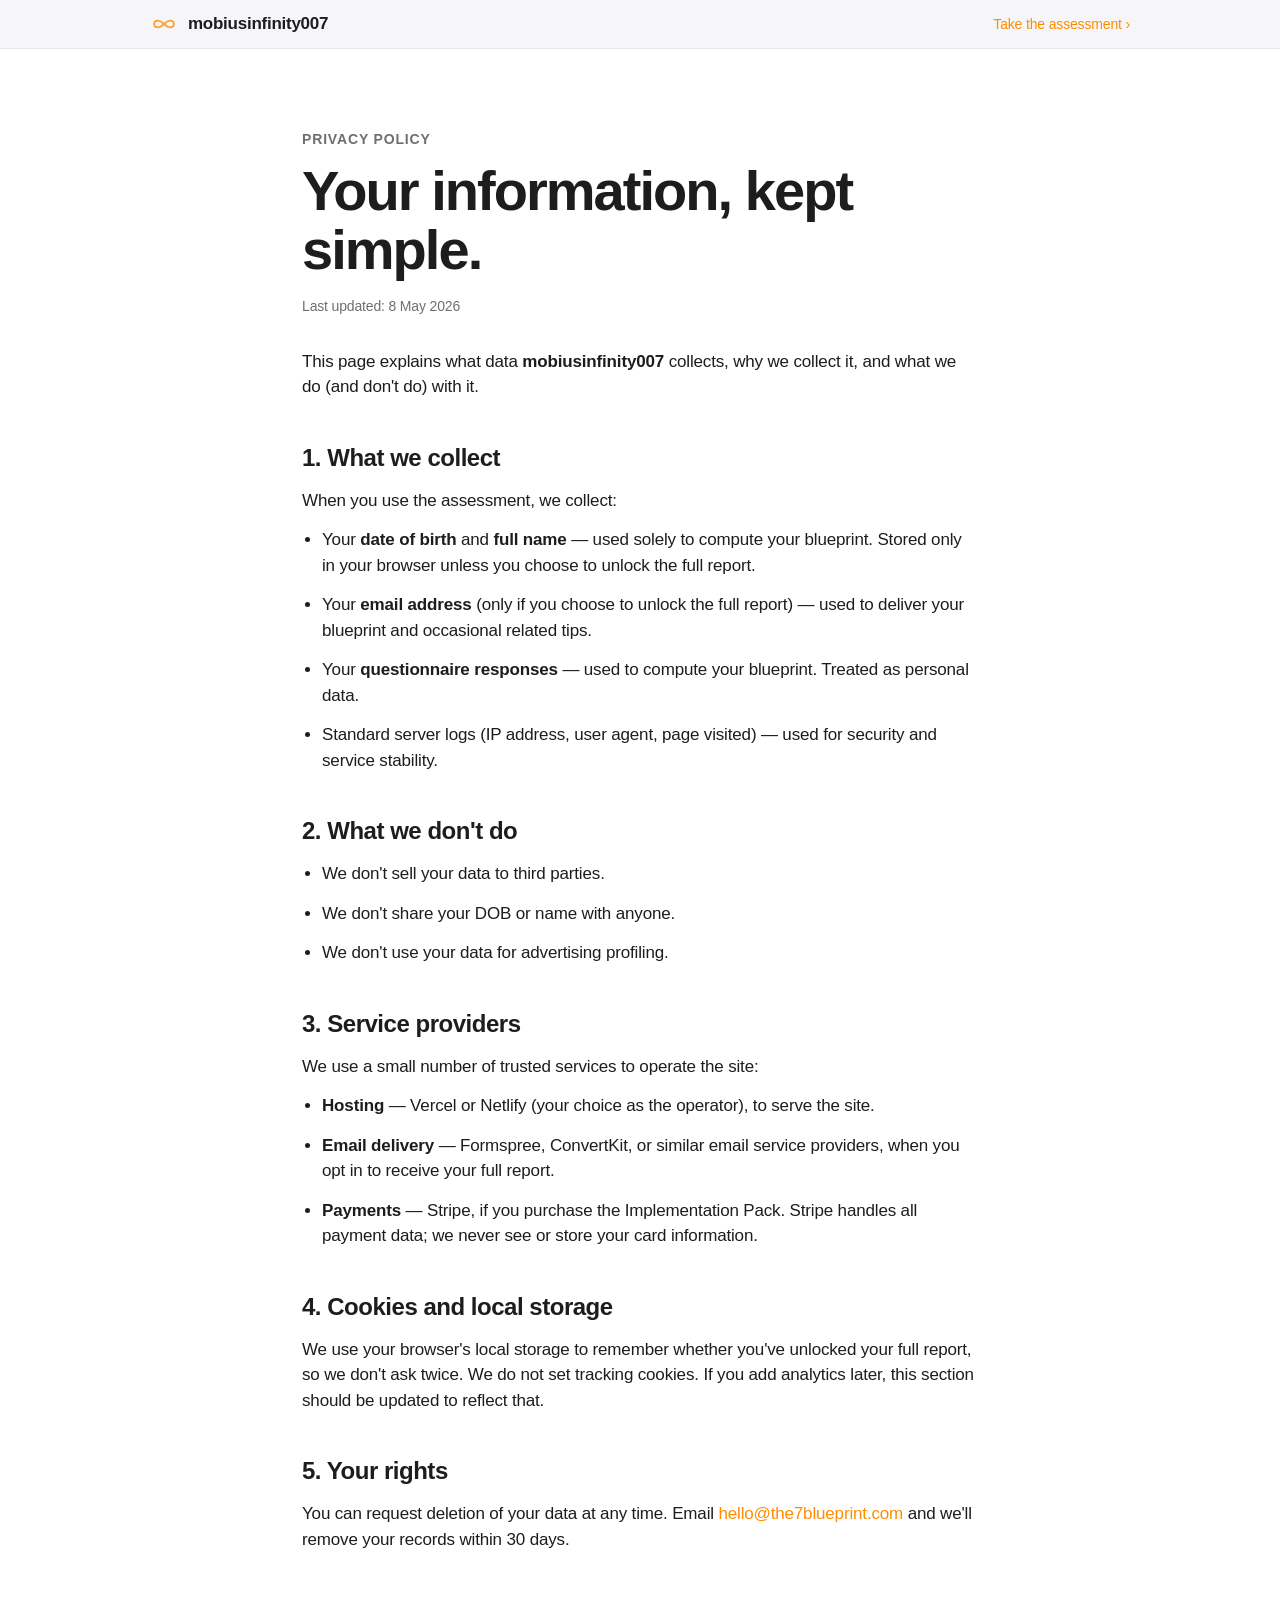
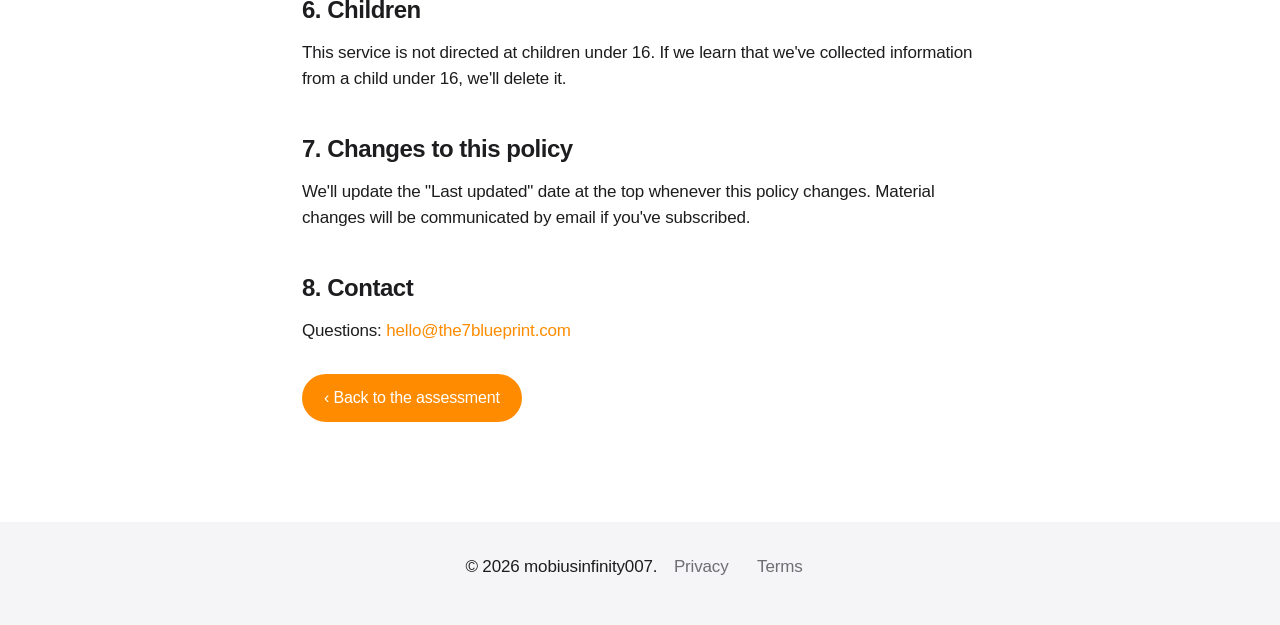
<file: privacy.html>
<!DOCTYPE html>
<html lang="en">
<head>
  <meta charset="UTF-8">
  <meta name="viewport" content="width=device-width, initial-scale=1.0">
  <title>Privacy Policy — mobiusinfinity007</title>
  <meta name="description" content="How mobiusinfinity007 collects, uses, and protects your information.">
  <meta name="robots" content="index, follow">
  <link rel="stylesheet" href="_shared.css">
  <link rel="icon" type="image/svg+xml" href="data:image/svg+xml;utf8,<svg xmlns='http://www.w3.org/2000/svg' viewBox='0 0 200 100'><path d='M 100 50 C 130 25 165 25 165 50 C 165 75 130 75 100 50 C 70 25 35 25 35 50 C 35 75 70 75 100 50 Z' stroke='%23ff8c00' stroke-width='9' fill='none' stroke-linecap='round'/></svg>">
</head>
<body>
<a href="#main-content" class="skip-link">Skip to main content</a>

<svg width="0" height="0" style="position:absolute" aria-hidden="true">
  <symbol id="logoInfinity" viewBox="0 0 200 100">
    <path d="M 100 50 C 130 18 170 18 170 50 C 170 82 130 82 100 50 C 70 18 30 18 30 50 C 30 82 70 82 100 50 Z" stroke="#ff8c00" stroke-width="14" fill="none" stroke-linecap="round" opacity="0.5"/>
    <path d="M 100 50 C 130 18 170 18 170 50 C 170 82 130 82 100 50 C 70 18 30 18 30 50 C 30 82 70 82 100 50 Z" stroke="#ff8c00" stroke-width="9" fill="none" stroke-linecap="round"/>
    <path d="M 100 50 C 130 18 170 18 170 50 C 170 82 130 82 100 50 C 70 18 30 18 30 50 C 30 82 70 82 100 50 Z" stroke="#fff8e7" stroke-width="2" fill="none" stroke-linecap="round" opacity="0.85"/>
  </symbol>
</svg>

<nav class="nav">
  <div class="nav-inner">
    <a href="/" class="nav-brand">
      <span class="logo"><svg aria-hidden="true"><use href="#logoInfinity"/></svg></span>
      <span class="nav-brand-text">mobiusinfinity007</span>
    </a>
    <a href="/" class="nav-cta">Take the assessment ›</a>
  </div>
</nav>

<main id="main-content">
  <p class="eyebrow">Privacy Policy</p>
  <h1>Your information, kept simple.</h1>
  <p class="last-updated">Last updated: 8 May 2026</p>

  <p>This page explains what data <strong>mobiusinfinity007</strong> collects, why we collect it, and what we do (and don't do) with it.</p>

  <h2>1. What we collect</h2>
  <p>When you use the assessment, we collect:</p>
  <ul>
    <li>Your <strong>date of birth</strong> and <strong>full name</strong> — used solely to compute your blueprint. Stored only in your browser unless you choose to unlock the full report.</li>
    <li>Your <strong>email address</strong> (only if you choose to unlock the full report) — used to deliver your blueprint and occasional related tips.</li>
    <li>Your <strong>questionnaire responses</strong> — used to compute your blueprint. Treated as personal data.</li>
    <li>Standard server logs (IP address, user agent, page visited) — used for security and service stability.</li>
  </ul>

  <h2>2. What we don't do</h2>
  <ul>
    <li>We don't sell your data to third parties.</li>
    <li>We don't share your DOB or name with anyone.</li>
    <li>We don't use your data for advertising profiling.</li>
  </ul>

  <h2>3. Service providers</h2>
  <p>We use a small number of trusted services to operate the site:</p>
  <ul>
    <li><strong>Hosting</strong> — Vercel or Netlify (your choice as the operator), to serve the site.</li>
    <li><strong>Email delivery</strong> — Formspree, ConvertKit, or similar email service providers, when you opt in to receive your full report.</li>
    <li><strong>Payments</strong> — Stripe, if you purchase the Implementation Pack. Stripe handles all payment data; we never see or store your card information.</li>
  </ul>

  <h2>4. Cookies and local storage</h2>
  <p>We use your browser's local storage to remember whether you've unlocked your full report, so we don't ask twice. We do not set tracking cookies. If you add analytics later, this section should be updated to reflect that.</p>

  <h2>5. Your rights</h2>
  <p>You can request deletion of your data at any time. Email <a href="mailto:hello@the7blueprint.com">hello@the7blueprint.com</a> and we'll remove your records within 30 days.</p>

  <h2>6. Children</h2>
  <p>This service is not directed at children under 16. If we learn that we've collected information from a child under 16, we'll delete it.</p>

  <h2>7. Changes to this policy</h2>
  <p>We'll update the "Last updated" date at the top whenever this policy changes. Material changes will be communicated by email if you've subscribed.</p>

  <h2>8. Contact</h2>
  <p>Questions: <a href="mailto:hello@the7blueprint.com">hello@the7blueprint.com</a></p>

  <a href="/" class="btn-back">‹ Back to the assessment</a>
</main>

<footer class="footer">
  <p>© 2026 mobiusinfinity007. <a href="privacy.html">Privacy</a> <a href="terms.html">Terms</a></p>
</footer>

</body>
</html>
</file>
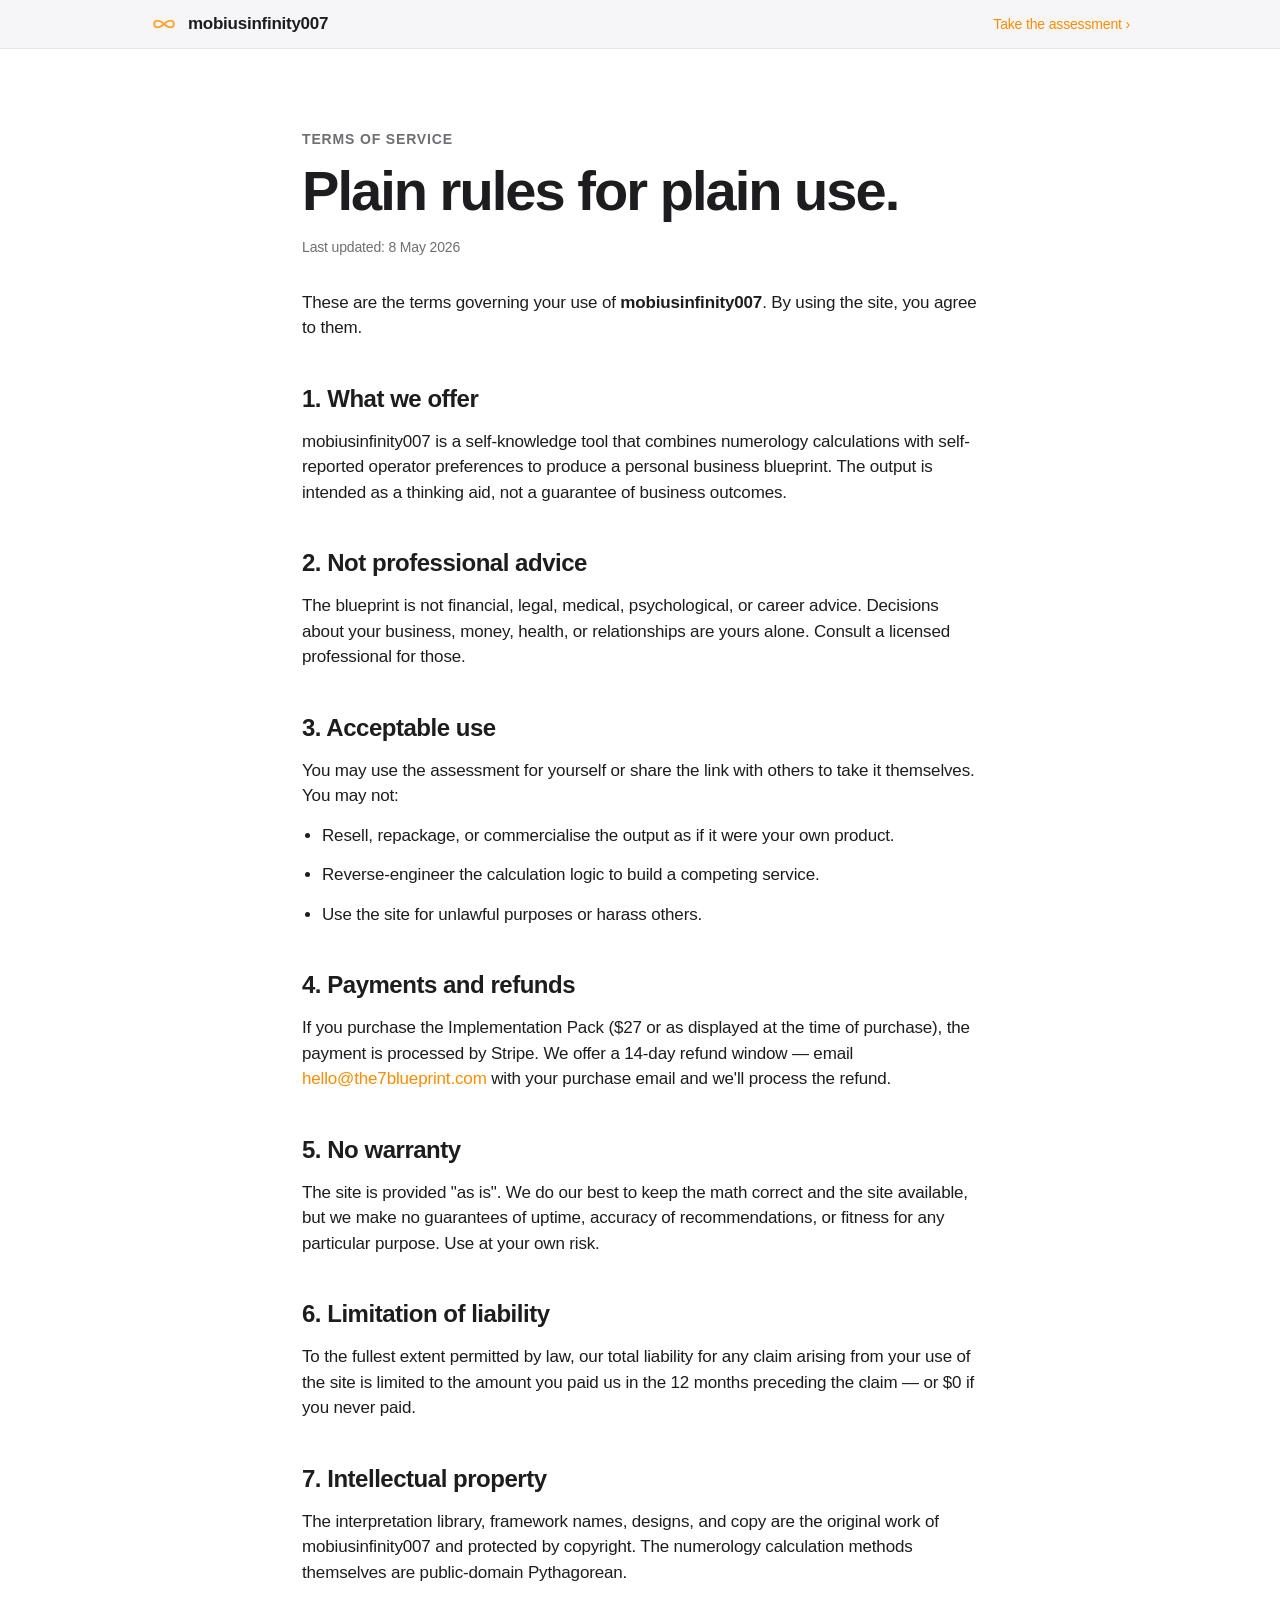
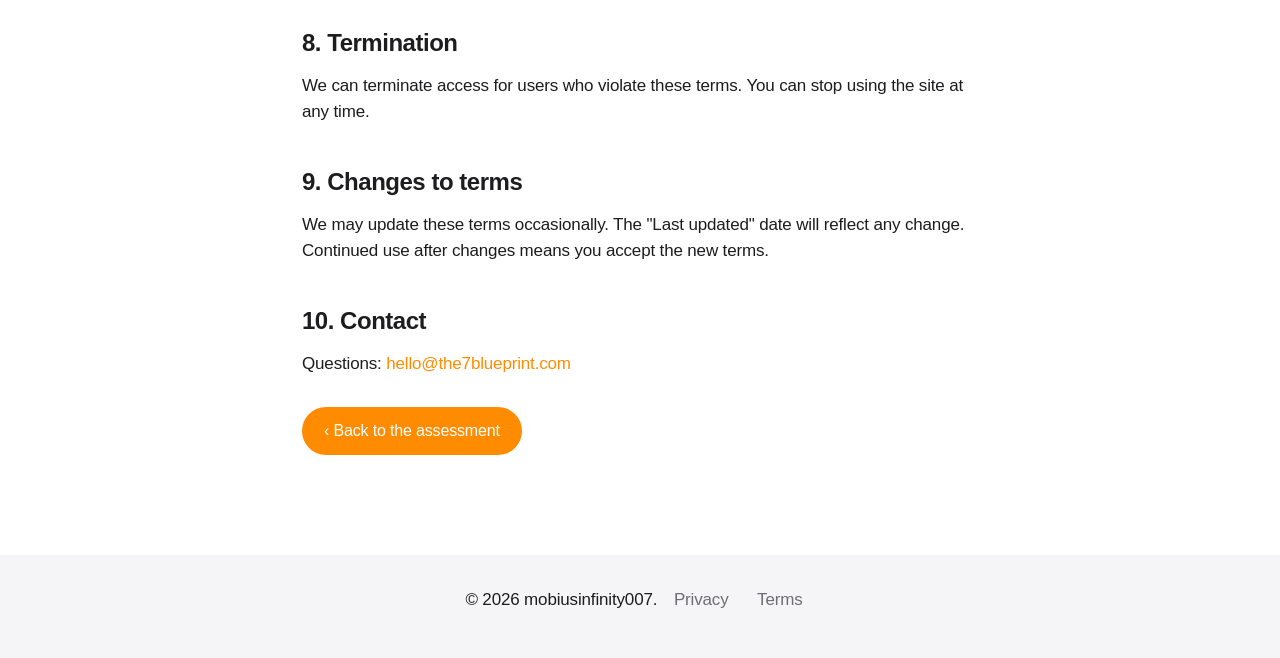
<file: terms.html>
<!DOCTYPE html>
<html lang="en">
<head>
  <meta charset="UTF-8">
  <meta name="viewport" content="width=device-width, initial-scale=1.0">
  <title>Terms of Service — mobiusinfinity007</title>
  <meta name="description" content="The terms governing your use of mobiusinfinity007.">
  <meta name="robots" content="index, follow">
  <link rel="stylesheet" href="_shared.css">
  <link rel="icon" type="image/svg+xml" href="data:image/svg+xml;utf8,<svg xmlns='http://www.w3.org/2000/svg' viewBox='0 0 200 100'><path d='M 100 50 C 130 25 165 25 165 50 C 165 75 130 75 100 50 C 70 25 35 25 35 50 C 35 75 70 75 100 50 Z' stroke='%23ff8c00' stroke-width='9' fill='none' stroke-linecap='round'/></svg>">
</head>
<body>
<a href="#main-content" class="skip-link">Skip to main content</a>

<svg width="0" height="0" style="position:absolute" aria-hidden="true">
  <symbol id="logoInfinity" viewBox="0 0 200 100">
    <path d="M 100 50 C 130 18 170 18 170 50 C 170 82 130 82 100 50 C 70 18 30 18 30 50 C 30 82 70 82 100 50 Z" stroke="#ff8c00" stroke-width="14" fill="none" stroke-linecap="round" opacity="0.5"/>
    <path d="M 100 50 C 130 18 170 18 170 50 C 170 82 130 82 100 50 C 70 18 30 18 30 50 C 30 82 70 82 100 50 Z" stroke="#ff8c00" stroke-width="9" fill="none" stroke-linecap="round"/>
    <path d="M 100 50 C 130 18 170 18 170 50 C 170 82 130 82 100 50 C 70 18 30 18 30 50 C 30 82 70 82 100 50 Z" stroke="#fff8e7" stroke-width="2" fill="none" stroke-linecap="round" opacity="0.85"/>
  </symbol>
</svg>

<nav class="nav">
  <div class="nav-inner">
    <a href="/" class="nav-brand">
      <span class="logo"><svg aria-hidden="true"><use href="#logoInfinity"/></svg></span>
      <span class="nav-brand-text">mobiusinfinity007</span>
    </a>
    <a href="/" class="nav-cta">Take the assessment ›</a>
  </div>
</nav>

<main id="main-content">
  <p class="eyebrow">Terms of Service</p>
  <h1>Plain rules for plain use.</h1>
  <p class="last-updated">Last updated: 8 May 2026</p>

  <p>These are the terms governing your use of <strong>mobiusinfinity007</strong>. By using the site, you agree to them.</p>

  <h2>1. What we offer</h2>
  <p>mobiusinfinity007 is a self-knowledge tool that combines numerology calculations with self-reported operator preferences to produce a personal business blueprint. The output is intended as a thinking aid, not a guarantee of business outcomes.</p>

  <h2>2. Not professional advice</h2>
  <p>The blueprint is not financial, legal, medical, psychological, or career advice. Decisions about your business, money, health, or relationships are yours alone. Consult a licensed professional for those.</p>

  <h2>3. Acceptable use</h2>
  <p>You may use the assessment for yourself or share the link with others to take it themselves. You may not:</p>
  <ul>
    <li>Resell, repackage, or commercialise the output as if it were your own product.</li>
    <li>Reverse-engineer the calculation logic to build a competing service.</li>
    <li>Use the site for unlawful purposes or harass others.</li>
  </ul>

  <h2>4. Payments and refunds</h2>
  <p>If you purchase the Implementation Pack ($27 or as displayed at the time of purchase), the payment is processed by Stripe. We offer a 14-day refund window — email <a href="mailto:hello@the7blueprint.com">hello@the7blueprint.com</a> with your purchase email and we'll process the refund.</p>

  <h2>5. No warranty</h2>
  <p>The site is provided "as is". We do our best to keep the math correct and the site available, but we make no guarantees of uptime, accuracy of recommendations, or fitness for any particular purpose. Use at your own risk.</p>

  <h2>6. Limitation of liability</h2>
  <p>To the fullest extent permitted by law, our total liability for any claim arising from your use of the site is limited to the amount you paid us in the 12 months preceding the claim — or $0 if you never paid.</p>

  <h2>7. Intellectual property</h2>
  <p>The interpretation library, framework names, designs, and copy are the original work of mobiusinfinity007 and protected by copyright. The numerology calculation methods themselves are public-domain Pythagorean.</p>

  <h2>8. Termination</h2>
  <p>We can terminate access for users who violate these terms. You can stop using the site at any time.</p>

  <h2>9. Changes to terms</h2>
  <p>We may update these terms occasionally. The "Last updated" date will reflect any change. Continued use after changes means you accept the new terms.</p>

  <h2>10. Contact</h2>
  <p>Questions: <a href="mailto:hello@the7blueprint.com">hello@the7blueprint.com</a></p>

  <a href="/" class="btn-back">‹ Back to the assessment</a>
</main>

<footer class="footer">
  <p>© 2026 mobiusinfinity007. <a href="privacy.html">Privacy</a> <a href="terms.html">Terms</a></p>
</footer>

</body>
</html>
</file>
<file: _shared.css>
/* Shared styling for static sub-pages (privacy, terms, 404).
   The main app's theme is inlined in index.html; this is the minimal
   subset needed for legal/error pages so they match the brand. */

:root {
  --black: #000000;
  --dark: #1d1d1f;
  --grey-1: #6e6e73;
  --grey-3: #d2d2d7;
  --grey-bg: #f5f5f7;
  --white: #ffffff;
  --accent: #ff8c00;
}

* { margin: 0; padding: 0; box-sizing: border-box; }

html { -webkit-font-smoothing: antialiased; -moz-osx-font-smoothing: grayscale; }

body {
  font-family: -apple-system, BlinkMacSystemFont, "SF Pro Display", "SF Pro Text", "Helvetica Neue", Helvetica, Arial, sans-serif;
  background: var(--white);
  color: var(--dark);
  line-height: 1.5;
  letter-spacing: -0.01em;
}

.nav {
  position: sticky;
  top: 0;
  background: rgba(245,245,247,0.85);
  backdrop-filter: saturate(180%) blur(20px);
  -webkit-backdrop-filter: saturate(180%) blur(20px);
  border-bottom: 1px solid rgba(0,0,0,0.06);
  z-index: 100;
}
.nav-inner {
  max-width: 1024px;
  margin: 0 auto;
  padding: 0 22px;
  height: 48px;
  display: flex;
  align-items: center;
  justify-content: space-between;
}
.nav-brand {
  display: flex;
  align-items: center;
  gap: 10px;
  text-decoration: none;
  color: var(--dark);
}
.nav-brand-text { font-size: 17px; font-weight: 600; letter-spacing: -0.015em; }
.nav-cta { font-size: 14px; font-weight: 500; color: var(--accent); text-decoration: none; }
.nav-cta:hover { text-decoration: underline; }

.logo { display: inline-block; vertical-align: middle; width: 28px; height: 14px; }
.logo svg { width: 100%; height: 100%; display: block; }

main {
  max-width: 720px;
  margin: 0 auto;
  padding: 80px 22px 100px;
}

h1 {
  font-size: clamp(40px, 6vw, 56px);
  font-weight: 700;
  letter-spacing: -0.035em;
  line-height: 1.05;
  margin-bottom: 16px;
}
.eyebrow {
  font-size: 14px;
  font-weight: 600;
  color: var(--grey-1);
  text-transform: uppercase;
  letter-spacing: 0.06em;
  margin-bottom: 12px;
}
h2 {
  font-size: 24px;
  font-weight: 600;
  letter-spacing: -0.02em;
  margin: 40px 0 12px;
}
p, li {
  font-size: 17px;
  color: var(--dark);
  margin-bottom: 14px;
}
li { margin-left: 20px; }
a { color: var(--accent); text-decoration: none; }
a:hover { text-decoration: underline; }

.last-updated {
  color: var(--grey-1);
  font-size: 14px;
  margin-bottom: 32px;
}

.btn-back {
  display: inline-flex;
  align-items: center;
  gap: 6px;
  padding: 12px 22px;
  border-radius: 980px;
  background: var(--accent);
  color: var(--white);
  font-size: 16px;
  font-weight: 500;
  text-decoration: none;
  margin-top: 16px;
}
.btn-back:hover { background: #ffa733; text-decoration: none; }

.footer {
  background: var(--grey-bg);
  padding: 32px 22px;
  text-align: center;
  font-size: 12px;
  color: var(--grey-1);
}
.footer a { color: var(--grey-1); margin: 0 12px; }
.footer a:hover { color: var(--dark); }

.sr-only {
  position: absolute; width: 1px; height: 1px; padding: 0;
  margin: -1px; overflow: hidden; clip: rect(0,0,0,0);
  white-space: nowrap; border: 0;
}
.skip-link {
  position: absolute; top: -44px; left: 16px; z-index: 9999;
  padding: 8px 16px; background: var(--accent); color: var(--white);
  border-radius: 8px; font-size: 14px; font-weight: 600;
  text-decoration: none; transition: top 0.2s;
}
.skip-link:focus { top: 8px; }
</file>
